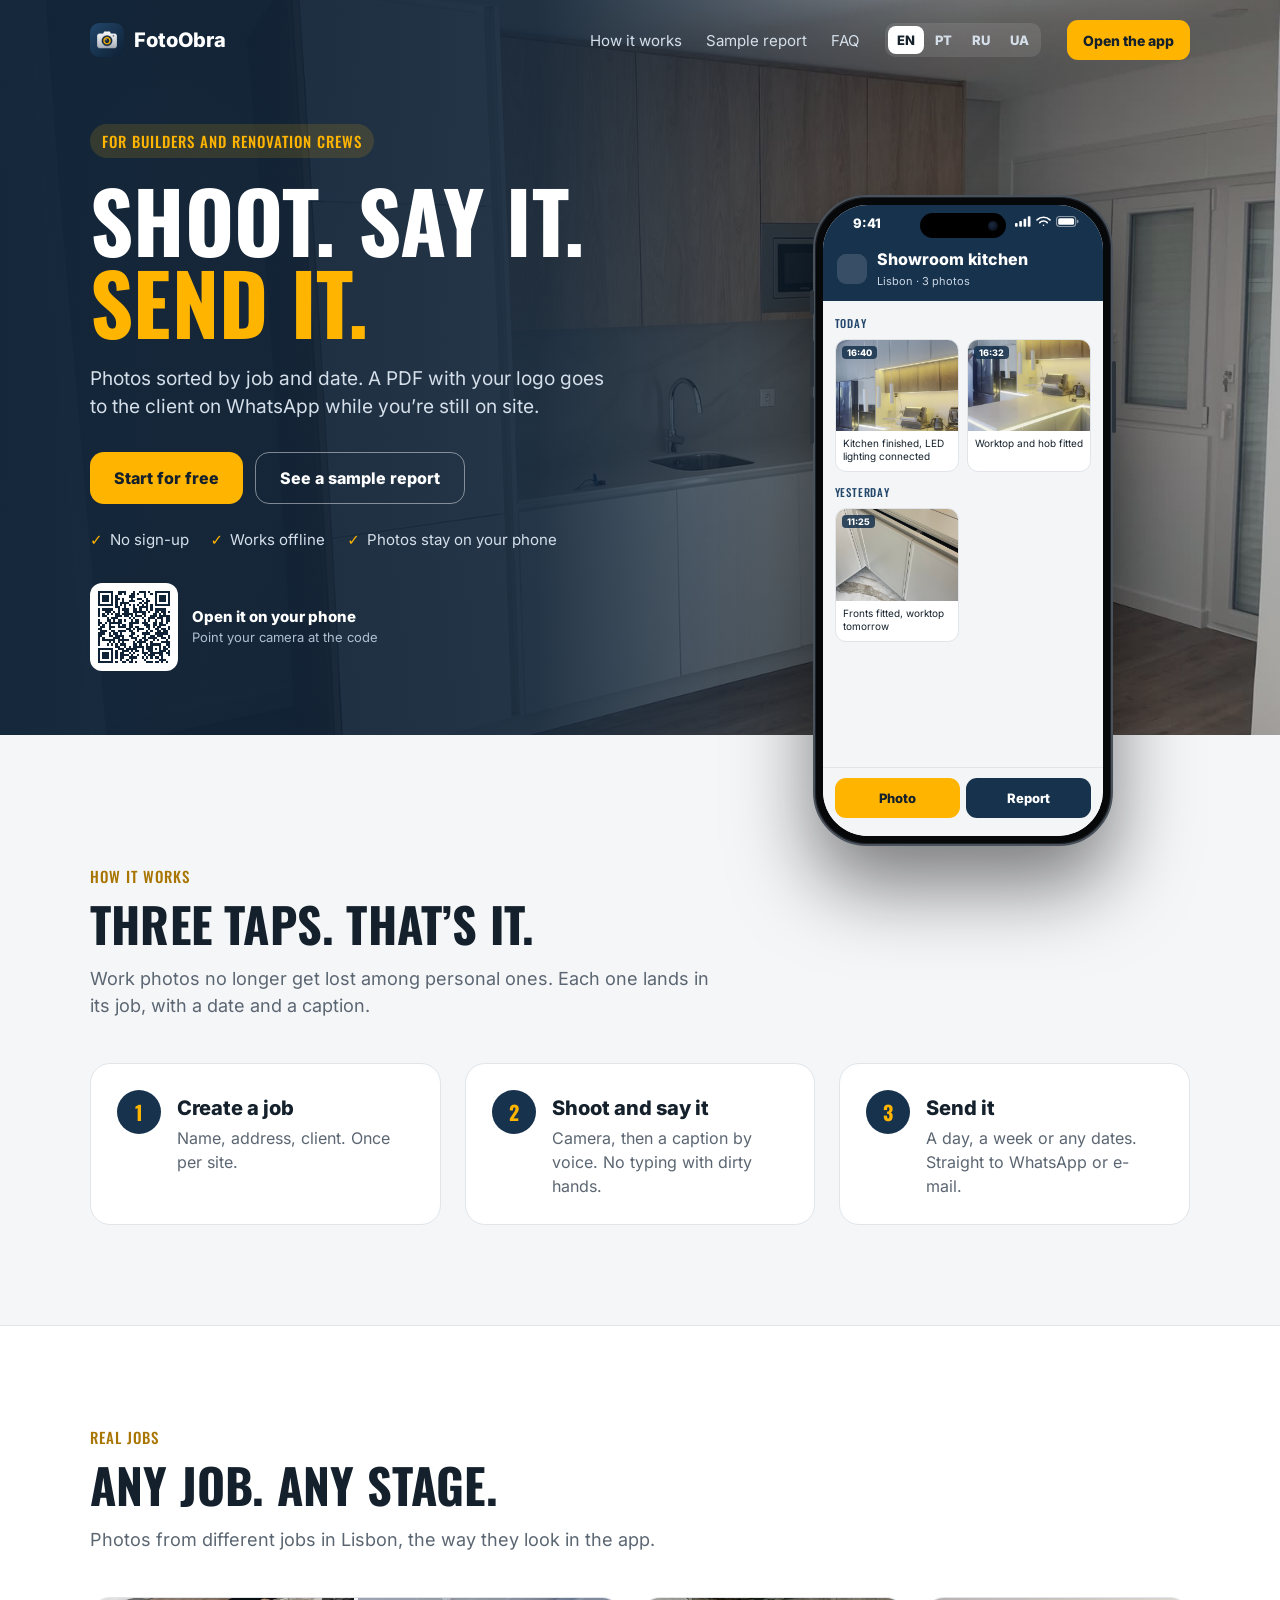
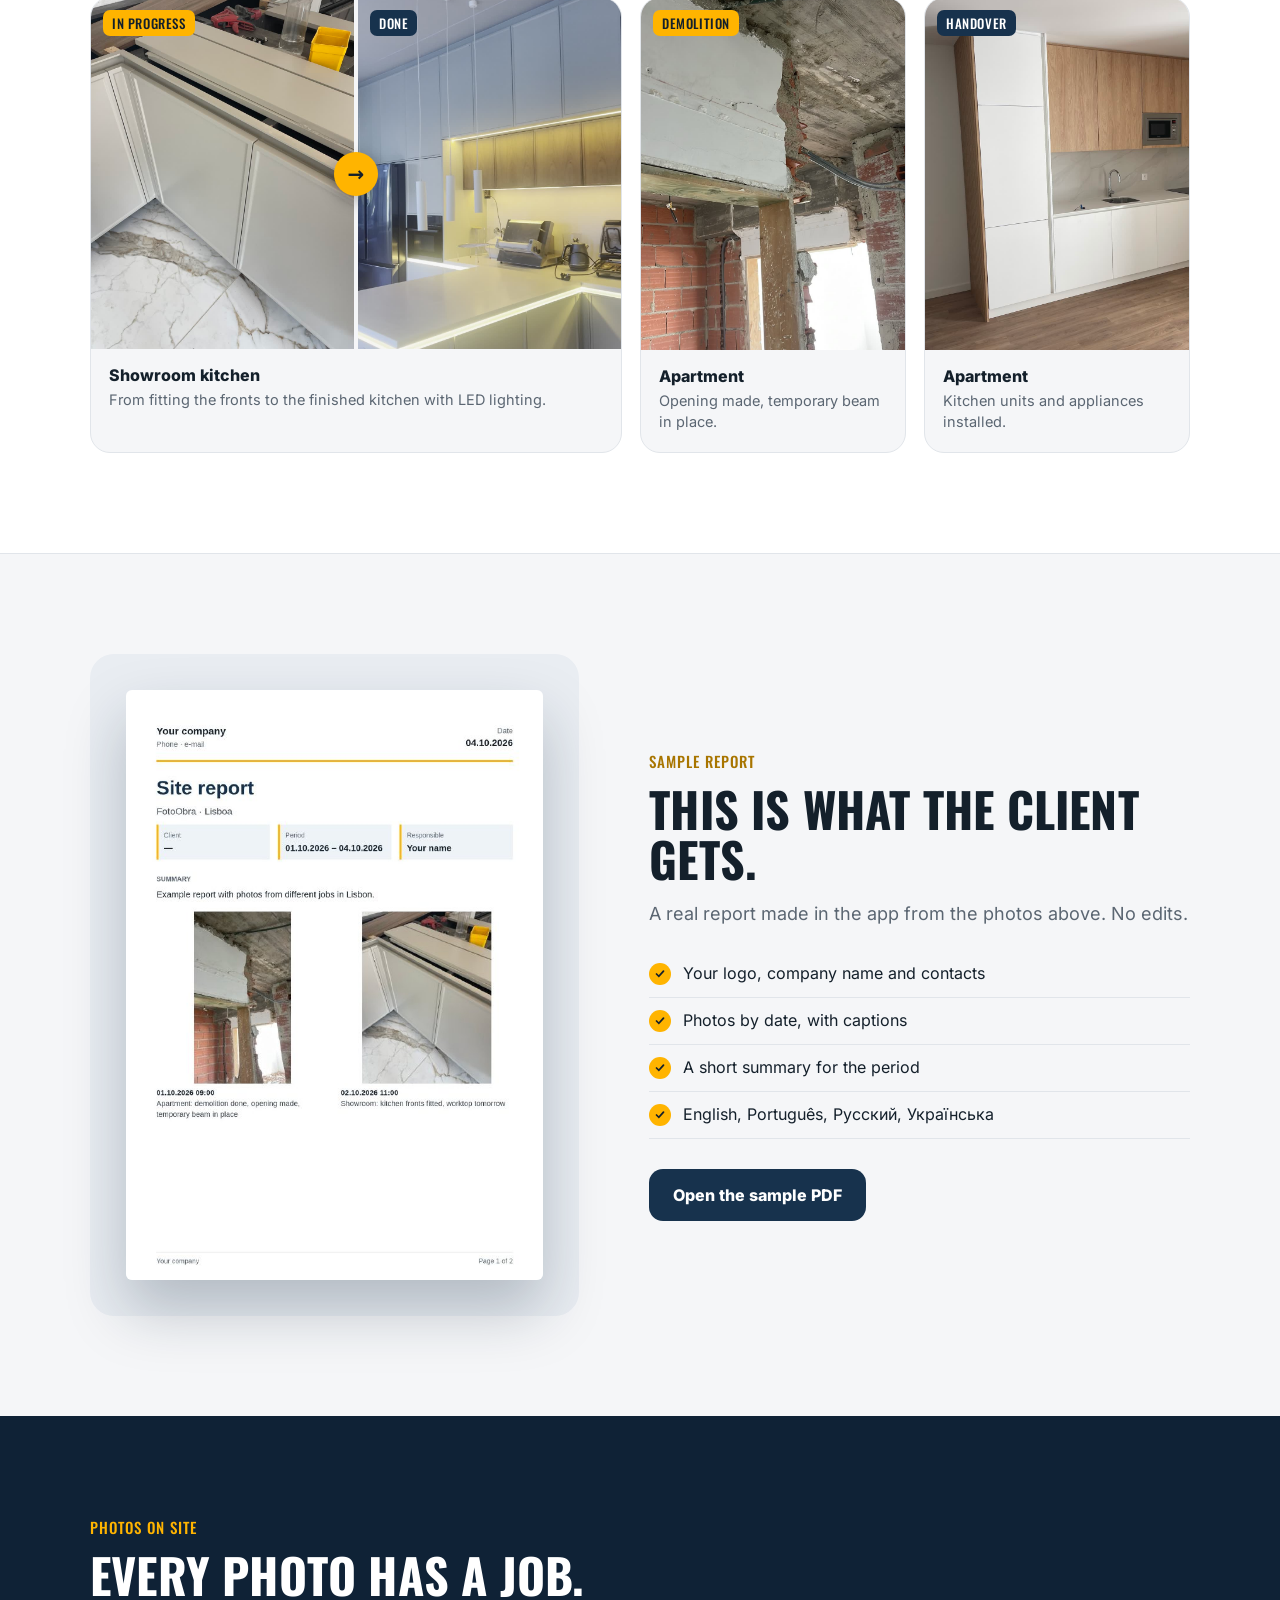
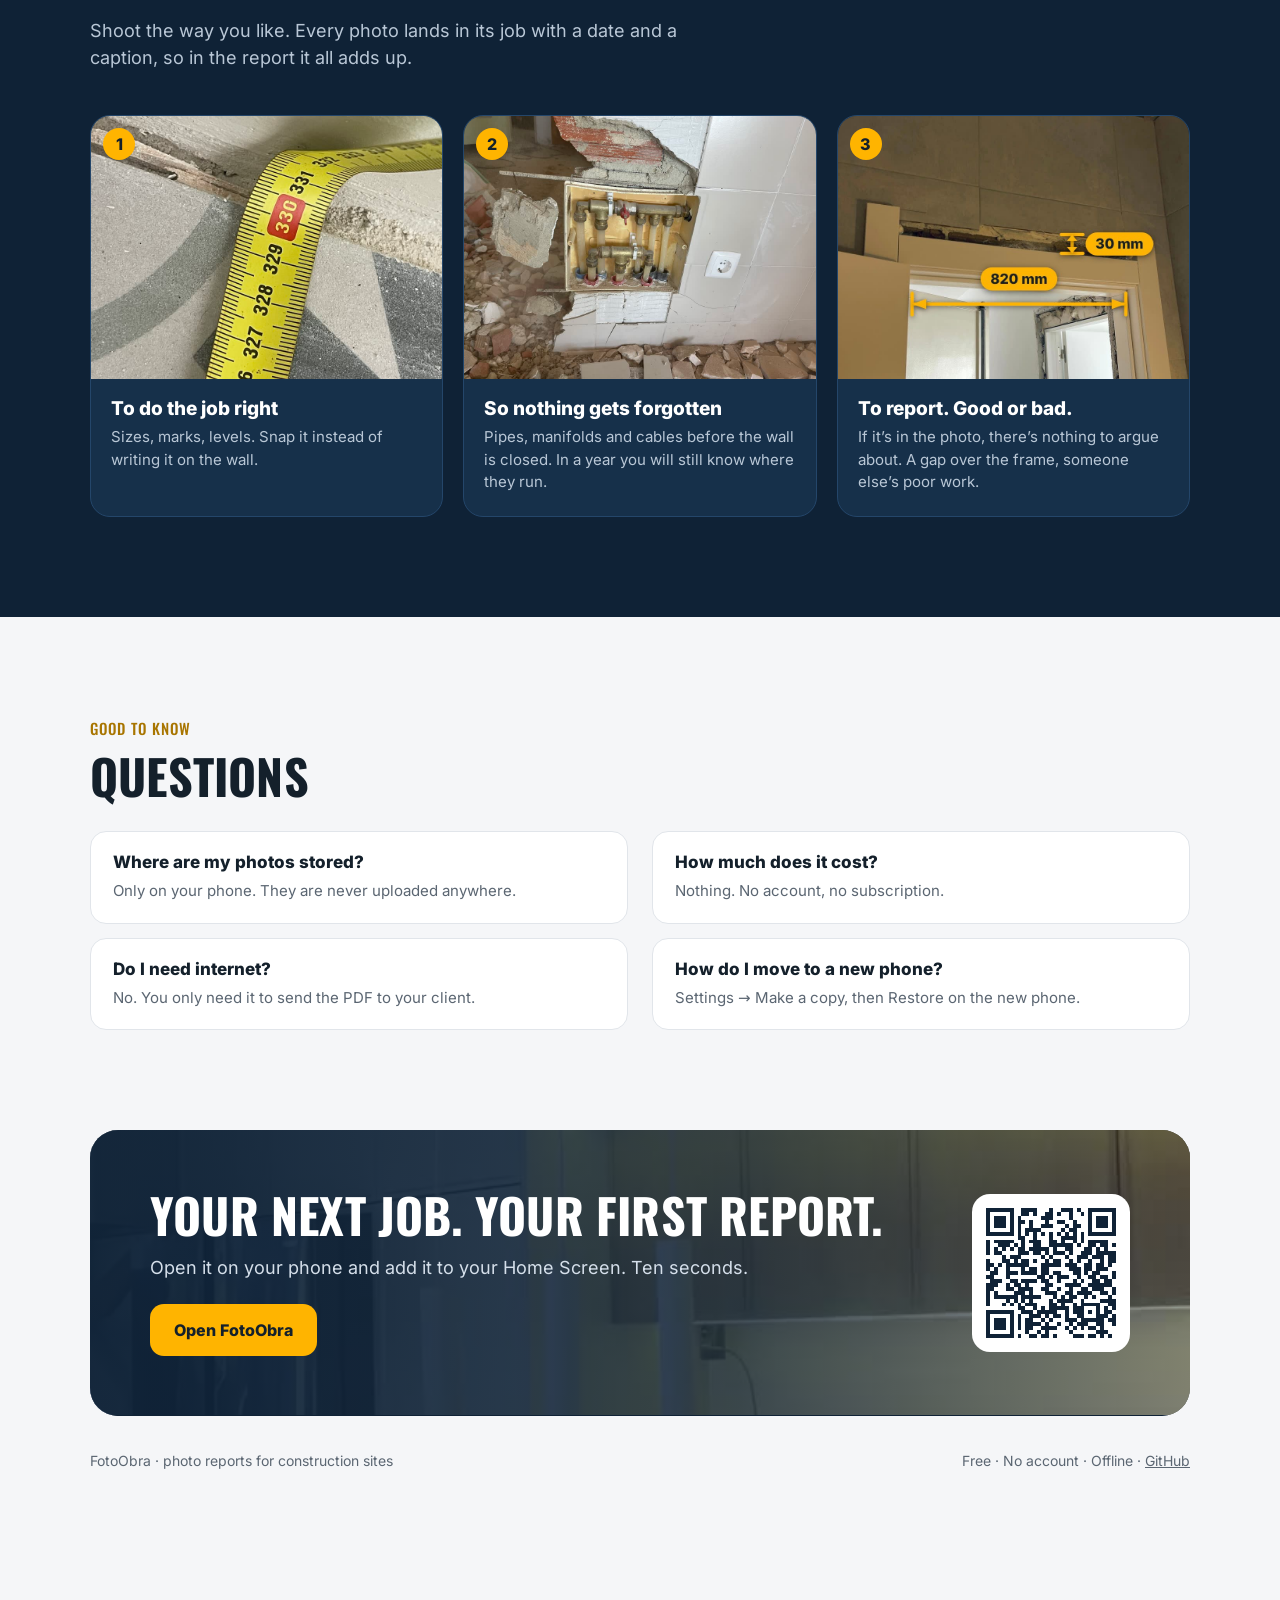
<file: index.html>
<!doctype html>
<html lang="en">
<head>
<meta charset="utf-8">
<meta name="viewport" content="width=device-width, initial-scale=1, viewport-fit=cover">
<meta name="theme-color" content="#17324D">
<meta name="description" content="Photo reports for construction sites. Take a photo, say what was done, send a PDF to your client on WhatsApp. Free, no account, works offline.">
<link rel="manifest" href="manifest.webmanifest">
<link rel="apple-touch-icon" href="icon-180.png">
<link rel="icon" href="icon-192.png">
<link rel="stylesheet" href="assets/fonts.css">
<title>FotoObra: photo reports from the job site</title>
<script>
/* The installed app opens this page: send it straight to the app. */
if (matchMedia('(display-mode: standalone)').matches || navigator.standalone) location.replace('app/');
</script>
<style>
:root{--navy:#17324D;--deep:#0F2236;--navy2:#22476B;--amber:#FFB400;--bg:#F5F6F8;--ink:#14202B;--muted:#5B6672;--line:#E1E5EA;--soft:#C9D6E3}
*{box-sizing:border-box}
html{scroll-behavior:smooth}
body{margin:0;font-family:Inter,-apple-system,BlinkMacSystemFont,"Segoe UI",system-ui,sans-serif;color:var(--ink);background:var(--bg);-webkit-text-size-adjust:100%}
a{color:inherit;text-decoration:none}
img,video{display:block;max-width:100%}
.c{max-width:1180px;margin:0 auto;padding:0 40px}
.btn{display:inline-flex;align-items:center;justify-content:center;gap:8px;height:52px;padding:0 24px;border-radius:14px;font-weight:700;font-size:16px;white-space:nowrap}
.btn.amber{background:var(--amber);color:var(--ink)}
.btn.ghost{border:1.5px solid rgba(255,255,255,.45);color:#fff}
.btn.navy{background:var(--navy);color:#fff}
.btn.sm{height:40px;padding:0 16px;font-size:14px;border-radius:11px}
.kicker{font-family:Oswald,Inter,sans-serif;font-size:15px;font-weight:500;letter-spacing:1px;text-transform:uppercase;color:#A87500;margin-bottom:12px}
h1,h2,h3{margin:0}
h2{font-family:Oswald,Inter,sans-serif;font-weight:700;text-transform:uppercase;font-size:48px;letter-spacing:.2px;line-height:1.05;margin-bottom:16px}
.sub{font-size:18px;color:var(--muted);margin:0 0 44px;max-width:640px;line-height:1.5}
section{padding:100px 0}

/* hero */
.hero{position:relative;color:#fff;background:var(--deep) url(assets/kitchen.jpg) center 40%/cover}
.hero::before{content:"";position:absolute;inset:0;background:linear-gradient(90deg,rgba(15,34,54,.97) 0%,rgba(15,34,54,.9) 42%,rgba(15,34,54,.4) 75%,rgba(15,34,54,.25) 100%)}
.hero>.c{position:relative}
nav{display:flex;align-items:center;gap:26px;padding:20px 0}
.brand{display:flex;align-items:center;gap:10px;font-weight:800;font-size:20px}
.brand img{width:34px;height:34px;border-radius:9px}
.links{display:flex;gap:24px;margin-left:auto;font-size:15px;color:#D5DFEA}
.links a:hover{color:#fff}
.lang{display:flex;gap:2px;background:rgba(255,255,255,.1);border-radius:10px;padding:3px}
.lang button{font:inherit;font-size:13px;font-weight:700;color:#D5DFEA;background:none;border:0;border-radius:8px;padding:6px 9px;cursor:pointer}
.lang button[aria-pressed=true]{background:#fff;color:var(--ink)}
.hero-grid{display:grid;grid-template-columns:1.15fr .85fr;gap:30px;align-items:end;padding:44px 0 0}
.eyebrow{display:inline-block;font-family:Oswald,Inter,sans-serif;font-size:15px;font-weight:500;letter-spacing:1px;text-transform:uppercase;color:var(--amber);background:rgba(255,180,0,.14);padding:6px 12px;border-radius:999px;margin-bottom:20px}
h1{font-family:Oswald,Inter,sans-serif;font-size:84px;line-height:.98;letter-spacing:.3px;margin-bottom:22px;font-weight:700;text-transform:uppercase}
h1 span{color:var(--amber)}
.lead{font-size:19px;line-height:1.5;color:#D5DFEA;margin:0 0 30px;max-width:520px}
.cta{display:flex;gap:12px;flex-wrap:wrap;margin-bottom:26px}
.ticks{display:flex;gap:10px 22px;flex-wrap:wrap;font-size:15px;color:#D5DFEA;margin-bottom:34px}
.ticks span::before{content:"✓";color:var(--amber);font-weight:800;margin-right:7px}
.qrline{display:flex;align-items:center;gap:14px;padding-bottom:64px}
.qrline .q{background:#fff;border-radius:12px;padding:8px}
.qrline img{width:72px;height:72px}
.qrline b{display:block;font-size:15px}
.qrline small{color:#AFC0D2;font-size:13px}

/* phone with the app */
.phone{width:300px;height:651px;margin:0 auto -111px;background:#07080a;border:2px solid #4a525c;border-radius:54px;padding:8px;box-shadow:0 40px 80px rgba(0,0,0,.5),inset 0 0 0 1px #1d2228;position:relative;z-index:2}
.screen{width:100%;height:100%;border-radius:45px;overflow:hidden;background:#F4F5F7;color:var(--ink);position:relative}
.isl{position:absolute;left:50%;top:8px;transform:translateX(-50%);width:86px;height:25px;border-radius:13px;background:#000;z-index:4}
.isl:after{content:"";position:absolute;right:8px;top:8px;width:10px;height:10px;border-radius:50%;background:radial-gradient(circle at 40% 40%,#1b2a44,#05070b)}
.sb{position:absolute;left:0;right:0;top:0;height:34px;z-index:3;color:#fff;font:600 13px Inter,sans-serif}
.sb b{position:absolute;left:30px;top:10px}
.sb span{position:absolute;right:24px;top:11px;display:flex;gap:5px;align-items:center}
.pb{position:absolute;width:4px;background:#2c323a;border-radius:2px}
.at{background:var(--navy);color:#fff;padding:44px 14px 12px;display:flex;align-items:center;gap:10px}
.at .bk{width:30px;height:30px;border-radius:9px;background:rgba(255,255,255,.14)}
.at b{display:block;font-size:16px}
.at small{font-size:11px;color:var(--soft)}
.feed{padding:10px 12px}
.day{font-family:Oswald,Inter,sans-serif;font-size:11px;font-weight:500;letter-spacing:.8px;color:var(--navy2);margin:4px 0 8px;text-transform:uppercase}
.fg{display:grid;grid-template-columns:1fr 1fr;gap:8px}
.ph{background:#fff;border:1px solid var(--line);border-radius:11px;overflow:hidden;position:relative}
.ph img{width:100%;aspect-ratio:4/3;object-fit:cover}
.ph i{position:absolute;left:6px;top:6px;font-style:normal;font-size:9px;font-weight:700;color:#fff;background:rgba(23,50,77,.85);padding:1px 5px;border-radius:4px}
.ph p{margin:0;padding:6px 7px 8px;font-size:10px;line-height:1.3}
.ab{position:absolute;left:0;right:0;bottom:0;display:flex;gap:6px;padding:10px 12px 18px;background:#F4F5F7;border-top:1px solid var(--line)}
.ab div{flex:1;height:40px;border-radius:11px;display:flex;align-items:center;justify-content:center;font-weight:800;font-size:13px}
.ab .a{background:var(--amber)}
.ab .n{background:var(--navy);color:#fff}

/* how it works */
.steps{display:grid;grid-template-columns:repeat(3,1fr);gap:24px}
.step{display:flex;gap:16px;background:#fff;border:1px solid var(--line);border-radius:20px;padding:26px}
.step .n{flex:0 0 44px;height:44px;border-radius:50%;background:var(--navy);color:var(--amber);font-family:Oswald,Inter,sans-serif;font-weight:700;font-size:20px;display:flex;align-items:center;justify-content:center}
.step h3{margin:6px 0 6px;font-size:20px}
.step p{margin:0;color:var(--muted);line-height:1.5}

/* real jobs */
.jobs{background:#fff;border-top:1px solid var(--line);border-bottom:1px solid var(--line)}
.jg{display:grid;grid-template-columns:2fr 1fr 1fr;gap:18px}
.card{background:var(--bg);border:1px solid var(--line);border-radius:20px;overflow:hidden;display:flex;flex-direction:column}
.card .im{position:relative}
.card img{width:100%;aspect-ratio:3/4;object-fit:cover}
.pair{display:grid;grid-template-columns:1fr 1fr;gap:4px;position:relative}
.pair .arrow{position:absolute;left:50%;top:50%;transform:translate(-50%,-50%);width:44px;height:44px;border-radius:50%;background:var(--amber);color:var(--ink);display:flex;align-items:center;justify-content:center;font-weight:800;font-size:20px;box-shadow:0 6px 16px rgba(0,0,0,.25)}
.tag{position:absolute;left:12px;top:12px;font-family:Oswald,Inter,sans-serif;text-transform:uppercase;letter-spacing:.6px;font-size:13px;font-weight:500;background:var(--amber);color:var(--ink);padding:3px 9px;border-radius:7px}
.tag.d{background:var(--navy);color:#fff}
.card .t{padding:16px 18px 20px}
.card .t b{display:block;font-size:16px;margin-bottom:4px}
.card .t span{color:var(--muted);font-size:14.5px;line-height:1.45}

/* sample report */
.rg{display:grid;grid-template-columns:.95fr 1.05fr;gap:70px;align-items:center}
.paper{background:#E9EDF2;border-radius:24px;padding:36px;display:flex;justify-content:center}
.paper img{width:100%;max-width:420px;border-radius:6px;box-shadow:0 30px 60px rgba(15,34,54,.25)}
.list{list-style:none;padding:0;margin:0 0 30px}
.list li{display:flex;gap:12px;padding:12px 0;border-bottom:1px solid var(--line);font-size:16px}
.list li::before{content:"";flex:0 0 22px;height:22px;border-radius:50%;background:var(--amber) url("data:image/svg+xml,%3Csvg xmlns='http://www.w3.org/2000/svg' viewBox='0 0 24 24'%3E%3Cpath d='M6 12l4 4 8-9' fill='none' stroke='%2314202B' stroke-width='3' stroke-linecap='round'/%3E%3C/svg%3E") center/14px no-repeat}

/* why photos */
.shots{background:var(--deep);color:#fff}
.shots .kicker{color:var(--amber)}
.shots .sub{color:#B9C7D6}
.pg{display:grid;grid-template-columns:repeat(3,1fr);gap:20px}
.pc{background:#16304A;border:1px solid #24466A;border-radius:20px;overflow:hidden}
.pc .im{position:relative}
.pc img{width:100%;aspect-ratio:4/3;object-fit:cover}
.pc .n{position:absolute;left:12px;top:12px;width:32px;height:32px;border-radius:50%;background:var(--amber);color:var(--ink);font-weight:800;display:flex;align-items:center;justify-content:center}
.pc .t{padding:18px 20px 22px}
.pc h3{font-size:19px;margin-bottom:6px}
.pc p{margin:0;color:#B9C7D6;line-height:1.5;font-size:15px}
/* faq */
.faq{display:grid;grid-template-columns:1fr 1fr;gap:14px 24px}
.qa{background:#fff;border:1px solid var(--line);border-radius:16px;padding:20px 22px}
.qa b{display:block;font-size:17px;margin-bottom:8px}
.qa p{margin:0;color:var(--muted);font-size:15px;line-height:1.5}

/* final */
.final{position:relative;border-radius:28px;overflow:hidden;color:#fff;background:var(--deep)}
.final video{position:absolute;inset:0;width:100%;height:100%;object-fit:cover;max-width:none}
.final::after{content:"";position:absolute;inset:0;background:linear-gradient(90deg,rgba(15,34,54,.96),rgba(15,34,54,.78) 60%,rgba(15,34,54,.45))}
.final .in{position:relative;z-index:1;padding:60px;display:flex;align-items:center;gap:40px}
.final p{color:#D5DFEA;font-size:18px;margin:0 0 26px}
.final .qb{margin-left:auto;background:#fff;border-radius:18px;padding:14px}
.final .qb img{width:130px;height:130px}
footer{padding:36px 0 50px;color:var(--muted);font-size:14px;display:flex;justify-content:space-between;gap:16px;flex-wrap:wrap}
footer a{text-decoration:underline}

/* phones and tablets */
@media (max-width:900px){
  .c{padding:0 18px}
  .links,nav .btn{display:none}
  .lang{margin-left:auto}
  .hero::before{background:linear-gradient(180deg,rgba(15,34,54,.95) 0%,rgba(15,34,54,.88) 55%,rgba(15,34,54,.62) 100%)}
  .hero-grid{grid-template-columns:1fr;padding-top:14px;gap:10px}
  h1{font-size:54px}
  .lead{font-size:16.5px}
  .cta .btn{flex:1;padding:0 12px}
  .qrline{display:none}
  .ticks{gap:8px 16px;font-size:14px}
  .phone{transform:scale(.8);transform-origin:top center;margin-bottom:-200px}
  section{padding:64px 0}
  h2{font-size:36px}
  .sub{font-size:16px;margin-bottom:28px}
  .steps{grid-template-columns:1fr;gap:12px}
  .step{padding:20px}
  .jg{grid-template-columns:1fr 1fr;gap:12px}
  .jg .big{grid-column:1/-1}
  .card .t{padding:12px 14px 16px}
  .card .t b{font-size:15px}
  .card .t span{font-size:13.5px}
  .rg,.faq{grid-template-columns:1fr}
  .rg{gap:28px}
  .paper{padding:20px}
  .pg{grid-template-columns:1fr;gap:14px}
  .final .in{flex-direction:column;align-items:stretch;padding:34px 24px}
  .final .qb{display:none}
  footer{flex-direction:column;gap:6px}
}
</style>
</head>
<body>
<header class="hero"><div class="c">
  <nav>
    <a class="brand" href="./"><img src="icon-192.png" alt="">FotoObra</a>
    <div class="links"><a href="#how" data-t="navHow"></a><a href="#sample" data-t="navSample"></a><a href="#faq" data-t="navFaq"></a></div>
    <div class="lang" role="group" aria-label="Language"><button data-lang="en">EN</button><button data-lang="pt">PT</button><button data-lang="ru">RU</button><button data-lang="uk">UA</button></div>
    <a class="btn amber sm" href="app/" data-t="openApp"></a>
  </nav>
  <div class="hero-grid">
    <div>
      <div class="eyebrow" data-t="eyebrow"></div>
      <h1 data-t="h1"></h1>
      <p class="lead" data-t="lead"></p>
      <div class="cta"><a class="btn amber" href="app/" data-t="start"></a><a class="btn ghost" href="#sample" data-t="seeSample"></a></div>
      <div class="ticks"><span data-t="t1"></span><span data-t="t2"></span><span data-t="t3"></span></div>
      <div class="qrline"><div class="q"><img src="assets/qr-app.svg" alt=""></div><div><b data-t="qrTitle"></b><small data-t="qrSub"></small></div></div>
    </div>
    <div><div class="phone" aria-hidden="true"><i class="pb" style="left:-5px;top:93px;height:25px"></i><i class="pb" style="left:-5px;top:143px;height:47px"></i><i class="pb" style="left:-5px;top:200px;height:47px"></i><i class="pb" style="right:-5px;top:164px;height:72px"></i><div class="screen"><div class="isl"></div><div class="sb"><b>9:41</b><span><svg width="16" height="11" viewBox="0 0 30 20" fill="#fff"><rect x="0" y="13" width="5" height="7" rx="1.5"/><rect x="8" y="9" width="5" height="11" rx="1.5"/><rect x="16" y="5" width="5" height="15" rx="1.5"/><rect x="24" y="0" width="5" height="20" rx="1.5"/></svg><svg width="15" height="11" viewBox="0 0 28 20" fill="none" stroke="#fff" stroke-width="3" stroke-linecap="round"><path d="M2 7a17 17 0 0 1 24 0"/><path d="M7 12a10 10 0 0 1 14 0"/><circle cx="14" cy="17" r="1.5" fill="#fff" stroke="none"/></svg><svg width="23" height="11" viewBox="0 0 42 20"><rect x="1" y="1" width="35" height="18" rx="5.5" fill="none" stroke="#fff" stroke-opacity=".5" stroke-width="2"/><rect x="4" y="4" width="29" height="12" rx="3" fill="#fff"/><rect x="38" y="7" width="3" height="6" rx="1.5" fill="#fff" fill-opacity=".5"/></svg></span></div>
      <div class="at"><div class="bk"></div><div><b data-t="mockJob"></b><small data-t="mockSub"></small></div></div>
      <div class="feed">
        <div class="day" data-t="today"></div>
        <div class="fg"><div class="ph"><img src="assets/showroom.jpg" alt=""><i>16:40</i><p data-t="mockCap1"></p></div><div class="ph"><img src="assets/showroom-poster.jpg" alt="" style="object-position:50% 75%"><i>16:32</i><p data-t="mockCap2"></p></div></div>
        <div class="day" style="margin-top:12px" data-t="yesterday"></div>
        <div class="fg"><div class="ph"><img src="assets/install.jpg" alt=""><i>11:25</i><p data-t="mockCap3"></p></div></div>
      </div>
      <div class="ab"><div class="a" data-t="mockShoot"></div><div class="n" data-t="mockReport"></div></div>
    </div></div></div>
  </div>
</div></header>

<section id="how" style="padding-top:130px"><div class="c">
  <div class="kicker" data-t="howK"></div>
  <h2 data-t="howH"></h2>
  <p class="sub" data-t="howSub"></p>
  <div class="steps">
    <div class="step"><div class="n">1</div><div><h3 data-t="s1h"></h3><p data-t="s1p"></p></div></div>
    <div class="step"><div class="n">2</div><div><h3 data-t="s2h"></h3><p data-t="s2p"></p></div></div>
    <div class="step"><div class="n">3</div><div><h3 data-t="s3h"></h3><p data-t="s3p"></p></div></div>
  </div>
</div></section>

<section class="jobs"><div class="c">
  <div class="kicker" data-t="jobsK"></div>
  <h2 data-t="jobsH"></h2>
  <p class="sub" data-t="jobsSub"></p>
  <div class="jg">
    <div class="card big">
      <div class="pair">
        <div class="im"><img src="assets/install.jpg" alt=""><span class="tag" data-t="tagWork"></span></div>
        <div class="im"><img src="assets/showroom.jpg" alt=""><span class="tag d" data-t="tagDone"></span></div>
        <div class="arrow">→</div>
      </div>
      <div class="t"><b data-t="j1h"></b><span data-t="j1p"></span></div>
    </div>
    <div class="card"><div class="im"><img src="assets/demolition.jpg" alt=""><span class="tag" data-t="tagDemo"></span></div><div class="t"><b data-t="j2h"></b><span data-t="j2p"></span></div></div>
    <div class="card"><div class="im"><img src="assets/kitchen.jpg" alt="" style="object-position:30% 50%"><span class="tag d" data-t="tagHand"></span></div><div class="t"><b data-t="j3h"></b><span data-t="j3p"></span></div></div>
  </div>
</div></section>

<section id="sample"><div class="c rg">
  <a class="paper" id="reportLink" href="assets/sample-report-en.pdf" target="_blank" rel="noopener"><img id="reportImg" src="assets/sample-report-en.jpg" alt=""></a>
  <div>
    <div class="kicker" data-t="repK"></div>
    <h2 data-t="repH"></h2>
    <p class="sub" style="margin-bottom:24px" data-t="repSub"></p>
    <ul class="list"><li data-t="r1"></li><li data-t="r2"></li><li data-t="r3"></li><li>English, Português, Русский, Українська</li></ul>
    <a class="btn navy" id="reportBtn" href="assets/sample-report-en.pdf" target="_blank" rel="noopener" data-t="openPdf"></a>
  </div>
</div></section>

<section class="shots"><div class="c">
  <div class="kicker" data-t="phK"></div>
  <h2 data-t="phH"></h2>
  <p class="sub" data-t="phSub"></p>
  <div class="pg">
    <div class="pc"><div class="im"><img src="assets/measure.jpg" alt="" loading="lazy"><span class="n">1</span></div><div class="t"><h3 data-t="p1h"></h3><p data-t="p1p"></p></div></div>
    <div class="pc"><div class="im"><img src="assets/hidden.jpg" alt="" loading="lazy"><span class="n">2</span></div><div class="t"><h3 data-t="p2h"></h3><p data-t="p2p"></p></div></div>
    <div class="pc"><div class="im"><img src="assets/door-marks.jpg" alt="" loading="lazy" style="object-position:50% 30%"><span class="n">3</span></div><div class="t"><h3 data-t="p3h"></h3><p data-t="p3p"></p></div></div>
  </div>
</div></section>

<section id="faq"><div class="c">
  <div class="kicker" data-t="faqK"></div>
  <h2 style="margin-bottom:30px" data-t="faqH"></h2>
  <div class="faq">
    <div class="qa"><b data-t="q1"></b><p data-t="a1"></p></div>
    <div class="qa"><b data-t="q2"></b><p data-t="a2"></p></div>
    <div class="qa"><b data-t="q3"></b><p data-t="a3"></p></div>
    <div class="qa"><b data-t="q4"></b><p data-t="a4"></p></div>
  </div>
</div></section>

<section style="padding-top:0"><div class="c">
  <div class="final">
    <video autoplay muted loop playsinline preload="metadata" poster="assets/showroom-poster.jpg"><source src="assets/showroom.mp4" type="video/mp4"></video>
    <div class="in"><div><h2 data-t="finH"></h2><p data-t="finP"></p><a class="btn amber" href="app/" data-t="finBtn"></a></div><div class="qb"><img src="assets/qr-app.svg" alt=""></div></div>
  </div>
  <footer><span data-t="foot1"></span><span><span data-t="foot2"></span> · <a href="https://github.com/davydmedvedchuk/fotoobra">GitHub</a></span></footer>
</div></section>

<script>
const T = {
  en: {
    navHow: 'How it works', navSample: 'Sample report', navFaq: 'FAQ', openApp: 'Open the app',
    eyebrow: 'For builders and renovation crews', h1: 'Shoot. Say it. <span>Send it.</span>',
    lead: 'Photos sorted by job and date. A PDF with your logo goes to the client on WhatsApp while you’re still on site.',
    start: 'Start for free', seeSample: 'See a sample report', t1: 'No sign-up', t2: 'Works offline', t3: 'Photos stay on your phone',
    qrTitle: 'Open it on your phone', qrSub: 'Point your camera at the code',
    mockJob: 'Showroom kitchen', mockSub: 'Lisbon · 3 photos', today: 'Today', yesterday: 'Yesterday',
    mockCap1: 'Kitchen finished, LED lighting connected', mockCap2: 'Worktop and hob fitted', mockCap3: 'Fronts fitted, worktop tomorrow', mockShoot: 'Photo', mockReport: 'Report',
    howK: 'How it works', howH: 'Three taps. That’s it.', howSub: 'Work photos no longer get lost among personal ones. Each one lands in its job, with a date and a caption.',
    s1h: 'Create a job', s1p: 'Name, address, client. Once per site.', s2h: 'Shoot and say it', s2p: 'Camera, then a caption by voice. No typing with dirty hands.', s3h: 'Send it', s3p: 'A day, a week or any dates. Straight to WhatsApp or e-mail.',
    jobsK: 'Real jobs', jobsH: 'Any job. Any stage.', jobsSub: 'Photos from different jobs in Lisbon, the way they look in the app.',
    tagWork: 'In progress', tagDone: 'Done', tagDemo: 'Demolition', tagHand: 'Handover',
    j1h: 'Showroom kitchen', j1p: 'From fitting the fronts to the finished kitchen with LED lighting.', j2h: 'Apartment', j2p: 'Opening made, temporary beam in place.', j3h: 'Apartment', j3p: 'Kitchen units and appliances installed.',
    repK: 'Sample report', repH: 'This is what the client gets.', repSub: 'A real report made in the app from the photos above. No edits.',
    r1: 'Your logo, company name and contacts', r2: 'Photos by date, with captions', r3: 'A short summary for the period', openPdf: 'Open the sample PDF',
    phK: 'Photos on site', phH: 'Every photo has a job.', phSub: 'Shoot the way you like. Every photo lands in its job with a date and a caption, so in the report it all adds up.', p1h: 'To do the job right', p1p: 'Sizes, marks, levels. Snap it instead of writing it on the wall.', p2h: 'So nothing gets forgotten', p2p: 'Pipes, manifolds and cables before the wall is closed. In a year you will still know where they run.', p3h: 'To report. Good or bad.', p3p: 'If it’s in the photo, there’s nothing to argue about. A gap over the frame, someone else’s poor work.',
    faqK: 'Good to know', faqH: 'Questions',
    q1: 'Where are my photos stored?', a1: 'Only on your phone. They are never uploaded anywhere.', q2: 'How much does it cost?', a2: 'Nothing. No account, no subscription.',
    q3: 'Do I need internet?', a3: 'No. You only need it to send the PDF to your client.', q4: 'How do I move to a new phone?', a4: 'Settings → Make a copy, then Restore on the new phone.',
    finH: 'Your next job. Your first report.', finP: 'Open it on your phone and add it to your Home Screen. Ten seconds.', finBtn: 'Open FotoObra',
    foot1: 'FotoObra · photo reports for construction sites', foot2: 'Free · No account · Offline'
  },
  pt: {
    navHow: 'Como funciona', navSample: 'Relatório de exemplo', navFaq: 'Perguntas', openApp: 'Abrir a app',
    eyebrow: 'Para construtores e equipas de remodelação', h1: 'Fotografe. Diga. <span>Envie.</span>',
    lead: 'As fotos ficam arrumadas por obra e por data. O PDF com o seu logótipo segue para o cliente pelo WhatsApp ainda na obra.',
    start: 'Começar grátis', seeSample: 'Ver um exemplo', t1: 'Sem registo', t2: 'Funciona sem internet', t3: 'As fotos ficam no seu telemóvel',
    qrTitle: 'Abra no telemóvel', qrSub: 'Aponte a câmara para o código',
    mockJob: 'Cozinha de showroom', mockSub: 'Lisboa · 3 fotos', today: 'Hoje', yesterday: 'Ontem',
    mockCap1: 'Cozinha pronta, iluminação LED ligada', mockCap2: 'Tampo e placa montados', mockCap3: 'Frentes montadas, tampo amanhã', mockShoot: 'Foto', mockReport: 'Relatório',
    howK: 'Como funciona', howH: 'Três toques. Mais nada.', howSub: 'As fotos da obra já não se perdem entre as pessoais. Cada uma fica na sua obra, com data e legenda.',
    s1h: 'Crie a obra', s1p: 'Nome, morada, cliente. Uma vez por obra.', s2h: 'Fotografe e diga', s2p: 'Câmara e legenda por voz. Sem escrever com as mãos sujas.', s3h: 'Envie', s3p: 'Um dia, uma semana ou quaisquer datas. Direto para o WhatsApp ou e-mail.',
    jobsK: 'Obras reais', jobsH: 'Qualquer obra. Qualquer fase.', jobsSub: 'Fotos de várias obras em Lisboa, tal como aparecem na app.',
    tagWork: 'Em obra', tagDone: 'Pronto', tagDemo: 'Demolição', tagHand: 'Entrega',
    j1h: 'Cozinha de showroom', j1p: 'Da montagem das frentes à cozinha pronta com iluminação LED.', j2h: 'Apartamento', j2p: 'Vão aberto, viga provisória colocada.', j3h: 'Apartamento', j3p: 'Móveis de cozinha e eletrodomésticos instalados.',
    repK: 'Relatório de exemplo', repH: 'É isto que o cliente recebe.', repSub: 'Um relatório real feito na app com as fotos acima. Sem retoques.',
    r1: 'O seu logótipo, nome da empresa e contactos', r2: 'Fotos por data, com legendas', r3: 'Um resumo curto do período', openPdf: 'Abrir o PDF de exemplo',
    phK: 'Fotos em obra', phH: 'Cada foto tem a sua função.', phSub: 'Fotografe como quiser. Cada foto fica na sua obra, com data e legenda, e no relatório tudo bate certo.', p1h: 'Para fazer bem o trabalho', p1p: 'Medidas, marcações, níveis. Uma foto em vez de escrever na parede.', p2h: 'Para não esquecer', p2p: 'Canos, coletores e cabos antes de fechar a parede. Daqui a um ano ainda sabe por onde passam.', p3h: 'Para prestar contas. Bom ou mau.', p3p: 'Se está na foto, não há discussão. Uma folga sobre o aro, um trabalho mal feito por outros.',
    faqK: 'Bom saber', faqH: 'Perguntas',
    q1: 'Onde ficam as fotos?', a1: 'Só no seu telemóvel. Nunca são enviadas para lado nenhum.', q2: 'Quanto custa?', a2: 'Nada. Sem conta e sem subscrição.',
    q3: 'Preciso de internet?', a3: 'Não. Só precisa dela para enviar o PDF ao cliente.', q4: 'Como passo tudo para outro telemóvel?', a4: 'Definições → Fazer cópia e, no telemóvel novo, Restaurar.',
    finH: 'Próxima obra. Primeiro relatório.', finP: 'Abra no telemóvel e adicione ao ecrã principal. Dez segundos.', finBtn: 'Abrir o FotoObra',
    foot1: 'FotoObra · relatórios fotográficos de obra', foot2: 'Grátis · Sem conta · Sem internet'
  },
  ru: {
    navHow: 'Как работает', navSample: 'Пример отчёта', navFaq: 'Вопросы', openApp: 'Открыть приложение',
    eyebrow: 'Для строителей и ремонтных бригад', h1: 'Снял. Сказал. <span>Отправил.</span>',
    lead: 'Фото сами раскладываются по объектам и датам. PDF с твоим логотипом уходит клиенту в WhatsApp, пока ты ещё на объекте.',
    start: 'Начать бесплатно', seeSample: 'Пример отчёта', t1: 'Без регистрации', t2: 'Работает без интернета', t3: 'Фото только у тебя',
    qrTitle: 'Открой на телефоне', qrSub: 'Наведи камеру на код',
    mockJob: 'Кухня в шоуруме', mockSub: 'Лиссабон · 3 фото', today: 'Сегодня', yesterday: 'Вчера',
    mockCap1: 'Кухня готова, подсветка подключена', mockCap2: 'Столешница и варочная панель на месте', mockCap3: 'Фасады выставлены, столешница завтра', mockShoot: 'Снять', mockReport: 'Отчёт',
    howK: 'Как это работает', howH: 'Три нажатия. И всё.', howSub: 'Рабочие фото больше не теряются среди личных. Каждое ложится в свой объект, с датой и подписью.',
    s1h: 'Создай объект', s1p: 'Название, адрес, клиент. Один раз на стройку.', s2h: 'Сними и скажи', s2p: 'Камера, потом подпись голосом. Не надо печатать грязными руками.', s3h: 'Отправь', s3p: 'За день, неделю или любые даты. Сразу в WhatsApp или на почту.',
    jobsK: 'Реальные объекты', jobsH: 'Любой объект. Любой этап.', jobsSub: 'Фото с разных объектов в Лиссабоне — так, как они выглядят в приложении.',
    tagWork: 'В работе', tagDone: 'Готово', tagDemo: 'Демонтаж', tagHand: 'Сдача',
    j1h: 'Кухня в шоуруме', j1p: 'От монтажа фасадов до готовой кухни с LED-подсветкой.', j2h: 'Квартира', j2p: 'Проём открыт, стоит временная балка.', j3h: 'Квартира', j3p: 'Кухонный блок и техника установлены.',
    repK: 'Пример отчёта', repH: 'Вот что получит клиент.', repSub: 'Настоящий отчёт из приложения, собранный из фото выше. Без правок.',
    r1: 'Твой логотип, название фирмы и контакты', r2: 'Фото по датам, с подписями', r3: 'Краткий итог за период', openPdf: 'Открыть пример PDF',
    phK: 'Фото на объекте', phH: 'У каждого фото своя задача.', phSub: 'Снимай как удобно. Каждое фото ложится в свой объект, с датой и подписью, и в отчёте всё сходится.', p1h: 'Чтобы сделать работу правильно', p1p: 'Размеры, разметка, уровни. Сфотографировать вместо того, чтобы писать на стене.', p2h: 'Чтобы не забыть', p2p: 'Трубы, коллекторы и кабели до того, как закрыли стену. Через год будешь знать, где что идёт.', p3h: 'Чтобы отчитаться. За хорошее и плохое.', p3p: 'Если это на фото — спорить не о чем. Щель над коробкой, чужая плохая работа.',
    faqK: 'Полезно знать', faqH: 'Вопросы',
    q1: 'Где хранятся фото?', a1: 'Только на твоём телефоне. Никуда не загружаются.', q2: 'Сколько стоит?', a2: 'Бесплатно. Без аккаунта и без подписки.',
    q3: 'Нужен интернет?', a3: 'Нет. Только чтобы отправить PDF клиенту.', q4: 'Как перенести на новый телефон?', a4: 'Настройки → «Сделать копию», на новом телефоне — «Восстановить».',
    finH: 'Следующий объект. Первый отчёт.', finP: 'Открой на телефоне и добавь на экран «Домой». Десять секунд.', finBtn: 'Открыть FotoObra',
    foot1: 'FotoObra · фотоотчёты для стройки', foot2: 'Бесплатно · Без аккаунта · Офлайн'
  },
  uk: {
    navHow: 'Як працює', navSample: 'Приклад звіту', navFaq: 'Питання', openApp: 'Відкрити застосунок',
    eyebrow: 'Для будівельників і ремонтних бригад', h1: 'Зняв. Сказав. <span>Надіслав.</span>',
    lead: 'Фото самі розкладаються по об’єктах і датах. PDF з твоїм логотипом іде клієнту у WhatsApp, поки ти ще на об’єкті.',
    start: 'Почати безкоштовно', seeSample: 'Приклад звіту', t1: 'Без реєстрації', t2: 'Працює без інтернету', t3: 'Фото лише в тебе',
    qrTitle: 'Відкрий на телефоні', qrSub: 'Наведи камеру на код',
    mockJob: 'Кухня в шоурумі', mockSub: 'Лісабон · 3 фото', today: 'Сьогодні', yesterday: 'Вчора',
    mockCap1: 'Кухня готова, підсвітку підключено', mockCap2: 'Стільниця й варильна панель на місці', mockCap3: 'Фасади виставлено, стільниця завтра', mockShoot: 'Зняти', mockReport: 'Звіт',
    howK: 'Як це працює', howH: 'Три натискання. І все.', howSub: 'Робочі фото більше не губляться серед особистих. Кожне лягає у свій об’єкт, з датою й підписом.',
    s1h: 'Створи об’єкт', s1p: 'Назва, адреса, клієнт. Один раз на будову.', s2h: 'Зніми й скажи', s2p: 'Камера, потім підпис голосом. Не треба друкувати брудними руками.', s3h: 'Надішли', s3p: 'За день, тиждень або будь-які дати. Одразу у WhatsApp чи на пошту.',
    jobsK: 'Реальні об’єкти', jobsH: 'Будь-який об’єкт. Будь-який етап.', jobsSub: 'Фото з різних об’єктів у Лісабоні — такі, як вони виглядають у застосунку.',
    tagWork: 'У роботі', tagDone: 'Готово', tagDemo: 'Демонтаж', tagHand: 'Здача',
    j1h: 'Кухня в шоурумі', j1p: 'Від монтажу фасадів до готової кухні з LED-підсвіткою.', j2h: 'Квартира', j2p: 'Проріз відкрито, стоїть тимчасова балка.', j3h: 'Квартира', j3p: 'Кухонний блок і техніку встановлено.',
    repK: 'Приклад звіту', repH: 'Ось що отримає клієнт.', repSub: 'Справжній звіт із застосунку, зібраний із фото вище. Без правок.',
    r1: 'Твій логотип, назва фірми й контакти', r2: 'Фото за датами, з підписами', r3: 'Короткий підсумок за період', openPdf: 'Відкрити приклад PDF',
    phK: 'Фото на об’єкті', phH: 'Кожне фото має своє завдання.', phSub: 'Знімай як зручно. Кожне фото лягає у свій об’єкт, з датою й підписом, і у звіті все сходиться.', p1h: 'Щоб зробити роботу правильно', p1p: 'Розміри, розмітка, рівні. Сфотографувати замість того, щоб писати на стіні.', p2h: 'Щоб не забути', p2p: 'Труби, колектори й кабелі до того, як закрили стіну. Через рік знатимеш, де що йде.', p3h: 'Щоб звітувати. За добре й погане.', p3p: 'Якщо це на фото — сперечатися нема про що. Щілина над коробкою, чужа погана робота.',
    faqK: 'Корисно знати', faqH: 'Питання',
    q1: 'Де зберігаються фото?', a1: 'Лише на твоєму телефоні. Нікуди не завантажуються.', q2: 'Скільки коштує?', a2: 'Безкоштовно. Без акаунта й без підписки.',
    q3: 'Потрібен інтернет?', a3: 'Ні. Лише щоб надіслати PDF клієнту.', q4: 'Як перенести на новий телефон?', a4: 'Налаштування → «Зробити копію», на новому телефоні — «Відновити».',
    finH: 'Наступний об’єкт. Перший звіт.', finP: 'Відкрий на телефоні й додай на екран «Додому». Десять секунд.', finBtn: 'Відкрити FotoObra',
    foot1: 'FotoObra · фотозвіти для будівництва', foot2: 'Безкоштовно · Без акаунта · Офлайн'
  }
};
function setLang(lang) {
  if (!T[lang]) lang = 'en';
  const d = T[lang];
  document.documentElement.lang = lang;
  document.querySelectorAll('[data-t]').forEach(el => { el.innerHTML = d[el.dataset.t] ?? T.en[el.dataset.t]; });
  document.querySelectorAll('.lang button').forEach(b => b.setAttribute('aria-pressed', b.dataset.lang === lang));
  const pdf = `assets/sample-report-${lang}.pdf`;
  document.getElementById('reportLink').href = document.getElementById('reportBtn').href = pdf;
  document.getElementById('reportImg').src = `assets/sample-report-${lang}.jpg`;
  try { localStorage.setItem('fotoobra-site-lang', lang); } catch (e) {}
}
document.querySelector('.lang').addEventListener('click', e => { const b = e.target.closest('[data-lang]'); if (b) setLang(b.dataset.lang); });
let start = new URLSearchParams(location.search).get('lang');
if (!start) { try { start = localStorage.getItem('fotoobra-site-lang'); } catch (e) {} }
setLang(start || 'en');
</script>
</body>
</html>
</file>
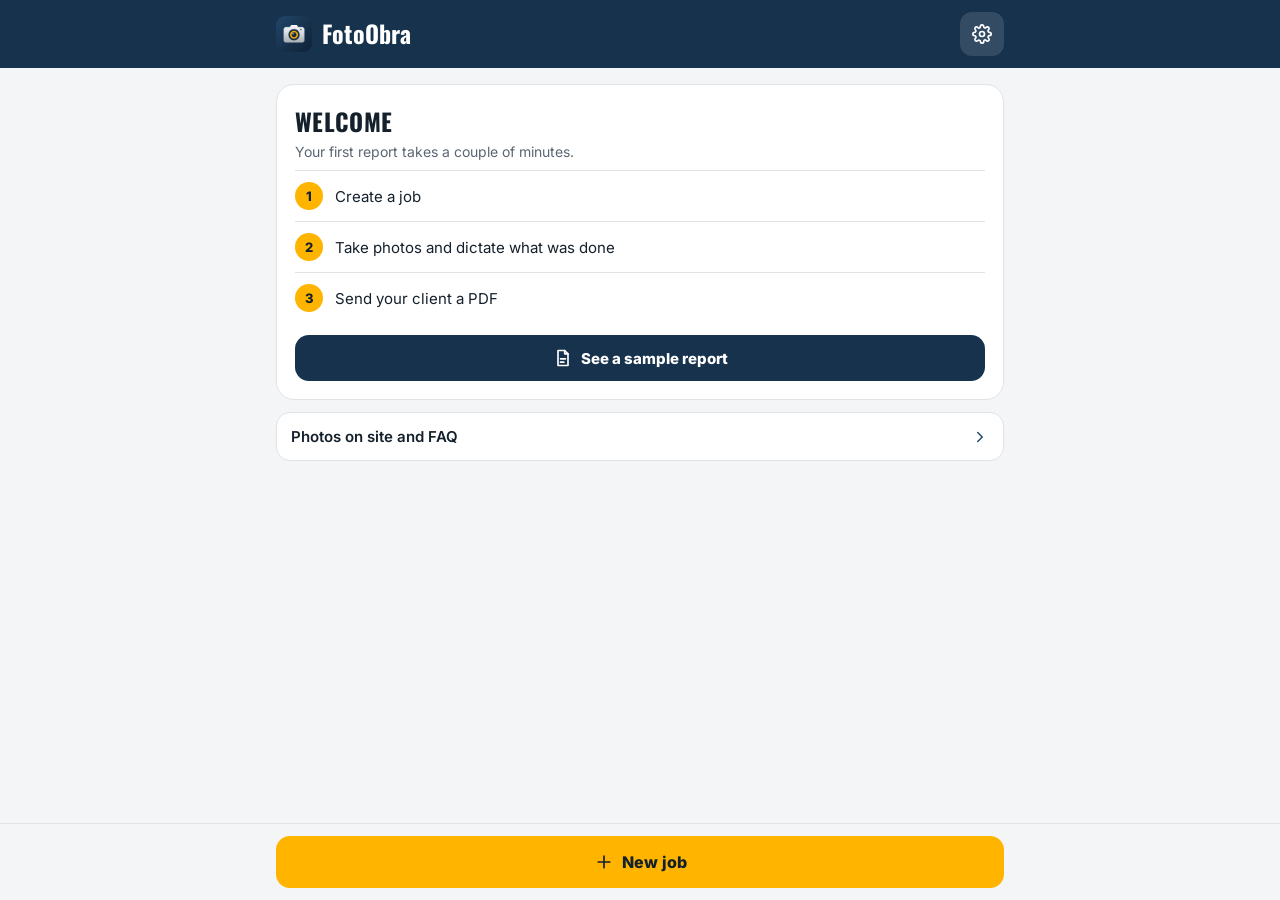
<file: app/index.html>
<!doctype html>
<html lang="en">
<head>
<meta charset="utf-8">
<meta name="viewport" content="width=device-width, initial-scale=1, viewport-fit=cover">
<meta name="theme-color" content="#17324D">
<meta name="color-scheme" content="light dark">
<meta name="apple-mobile-web-app-capable" content="yes">
<meta name="mobile-web-app-capable" content="yes">
<meta name="apple-mobile-web-app-status-bar-style" content="black-translucent">
<meta name="apple-mobile-web-app-title" content="FotoObra">
<link rel="manifest" href="../manifest.webmanifest">
<link rel="apple-touch-icon" href="../icon-180.png">
<link rel="icon" href="../icon-192.png">
<link rel="stylesheet" href="../assets/fonts.css">
<title>FotoObra</title>
<style>
:root{--bg:#F4F5F7;--card:#FFFFFF;--ink:#14202B;--muted:#5B6672;--line:#DFE3E8;--brand:#17324D;--brand2:#22476B;--accent:#FFB400;--accent-ink:#14202B;--soft:#FFF4D6;--sky:#E6EEF6;--edge:#AEB6C0;--noteb:#F2DA94;--done:#E7F5E4;--qa:#3D4650;--dng:#B91C1C;--hdr:#17324D}
:root[data-theme=dark]{--bg:#0E151C;--card:#17212B;--ink:#E9EEF3;--muted:#9AA7B4;--line:#273341;--brand:#1D4064;--brand2:#86B6E4;--soft:#33290F;--sky:#1F2D3B;--edge:#4A5968;--noteb:#5A4A18;--done:#16301A;--qa:#B7C2CD;--dng:#F87171;--hdr:#12263A}
:root[data-theme=dark] .top{background:var(--hdr)}
:root[data-theme=dark] .toast{color:var(--bg)}
:root[data-theme=dark] .pick .tick{border-color:var(--card)}
:root[data-theme=dark] .btn.dark{background:var(--brand)}
*{box-sizing:border-box;-webkit-tap-highlight-color:transparent}
html,body{margin:0;background:var(--bg);color:var(--ink);font-family:Inter,-apple-system,BlinkMacSystemFont,"Segoe UI",system-ui,sans-serif;-webkit-text-size-adjust:100%}
button{font:inherit;color:inherit;cursor:pointer}
a{color:inherit}
svg{flex-shrink:0}
.top{position:sticky;top:0;z-index:5;background:var(--hdr);color:#fff;padding:calc(env(safe-area-inset-top) + 12px) 16px 12px;margin-bottom:12px}
.top-in{display:flex;align-items:center;gap:10px;max-width:728px;margin:0 auto}
.top .icon-btn{background:rgba(255,255,255,.12);color:#fff}
.top .sub{color:#C9D6E3}
.grow{flex:1;min-width:0}
.logo{width:36px;height:36px;border-radius:9px;display:block}
.icon-btn{width:44px;height:44px;border-radius:12px;border:none;background:var(--card);display:flex;align-items:center;justify-content:center;flex-shrink:0}
.title{font-family:Oswald,Inter,sans-serif;font-weight:700;font-size:24px;letter-spacing:.2px;line-height:1.15;overflow:hidden;text-overflow:ellipsis;white-space:nowrap}
.sub{display:block;font-size:13px;color:var(--muted);overflow:hidden;text-overflow:ellipsis;white-space:nowrap}
.wrap{padding:4px 16px calc(120px + env(safe-area-inset-bottom));max-width:760px;margin:0 auto}
.proj{display:flex;gap:14px;align-items:center;width:100%;padding:12px;background:var(--card);border:1px solid var(--line);border-radius:16px;margin-bottom:12px;text-align:left}
.proj img,.noimg{width:64px;height:64px;border-radius:12px;object-fit:cover;flex-shrink:0;background:var(--sky);display:flex;align-items:center;justify-content:center;color:var(--brand2)}
.pname{display:block;font-size:17px;font-weight:700;margin-bottom:2px;overflow:hidden;text-overflow:ellipsis;white-space:nowrap}
.empty{text-align:center;padding:48px 16px;color:var(--muted);line-height:1.5}
.empty b{display:block;color:var(--ink);font-size:18px;margin-bottom:6px}
.bar{position:fixed;left:0;right:0;bottom:0;z-index:6;background:var(--bg);border-top:1px solid var(--line);padding:12px 16px calc(12px + env(safe-area-inset-bottom))}
.bar-in{display:flex;gap:10px;max-width:728px;margin:0 auto}
.btn{height:52px;border-radius:14px;border:none;font-size:16px;font-weight:700;display:flex;align-items:center;justify-content:center;gap:8px;padding:0 14px;flex:1;white-space:nowrap;text-decoration:none}
.btn.primary{background:var(--accent);color:var(--accent-ink)}
.btn.dark{background:var(--brand);color:#fff}
.btn.ghost{background:transparent;border:1.5px solid var(--edge)}
.btn.danger{background:transparent;border:1.5px solid #DC2626;color:var(--dng)}
.btn.sq{flex:0 0 52px;padding:0}
.btn:disabled{opacity:.5}
.group-label{display:flex;align-items:center;gap:8px;font-family:Oswald,Inter,sans-serif;font-size:14px;font-weight:500;letter-spacing:1px;text-transform:uppercase;color:var(--brand2);margin:18px 0 10px}
.group-label::before{content:"";width:8px;height:8px;border-radius:50%;background:var(--accent)}
.grid{display:grid;grid-template-columns:repeat(2,minmax(0,1fr));gap:10px}
@media(min-width:600px){.grid{grid-template-columns:repeat(3,minmax(0,1fr))}}
.ph{position:relative;display:flex;flex-direction:column;padding:0;text-align:left;background:var(--card);border:1px solid var(--line);border-radius:14px;overflow:hidden}
.ph img{width:100%;aspect-ratio:4/3;object-fit:cover;display:block;background:var(--sky)}
.ph .cap{padding:8px 10px 0;margin-bottom:10px;font-size:13px;line-height:1.35;display:-webkit-box;-webkit-line-clamp:3;-webkit-box-orient:vertical;overflow:hidden}
.ph .cap.none{color:var(--muted)}
.time{position:absolute;left:8px;top:8px;font-size:11px;font-weight:600;padding:2px 7px;border-radius:6px;background:rgba(23,50,77,.85);color:#fff}
.pick .tick{position:absolute;right:8px;top:8px;width:28px;height:28px;border-radius:50%;background:var(--accent);color:var(--accent-ink);display:flex;align-items:center;justify-content:center;border:2px solid #fff}
.pick.off img{opacity:.35}
.pick.off .tick{background:rgba(255,255,255,.92);color:transparent;border-color:var(--edge)}
.field{display:flex;flex-direction:column;gap:6px;margin-bottom:14px}
label{font-size:13px;font-weight:600;color:var(--muted)}
input[type=text],input[type=date],textarea,select{font:inherit;font-size:16px;padding:12px 14px;border-radius:12px;border:1px solid var(--line);background:var(--card);color:var(--ink);width:100%;-webkit-appearance:none;appearance:none}
textarea{min-height:92px;resize:vertical;line-height:1.4}
.row{display:flex;gap:8px;align-items:flex-start}
.row>.field{flex:1}
.mic{width:52px;height:52px;border:1.5px solid var(--edge);background:var(--card)}
.mic.rec{background:#DC2626;border-color:#DC2626;color:#fff}
.hint{font-size:13px;color:var(--muted);margin:0;line-height:1.4}
.chips{display:flex;gap:8px;flex-wrap:wrap;margin-bottom:14px}
.chip{height:40px;padding:0 14px;border-radius:999px;border:1.5px solid var(--edge);background:transparent;font-size:14px;font-weight:600}
.chip.on{background:var(--brand);border-color:var(--brand);color:#fff}
.preview-img{width:100%;max-height:52vh;object-fit:contain;border-radius:14px;background:#1C2630;display:block;margin-bottom:16px}
.done{margin-top:16px;padding:14px;border-radius:14px;background:var(--done);font-weight:600;display:flex;gap:8px;align-items:center}
.section{margin-top:30px;padding-top:20px;border-top:1px solid var(--line)}
h2{font-family:Oswald,Inter,sans-serif;font-weight:700;text-transform:uppercase;letter-spacing:.3px;font-size:20px;margin:0 0 10px}
.logo-prev{max-height:64px;max-width:220px;display:block;margin:4px 0 10px;background:#fff;border-radius:8px;padding:6px;border:1px solid var(--line)}
.btn-row{display:flex;gap:10px;flex-wrap:wrap;margin-bottom:10px}
.btn-row .btn{flex:1 1 150px}
.toast{position:fixed;left:50%;bottom:calc(96px + env(safe-area-inset-bottom));transform:translateX(-50%);background:var(--ink);color:#fff;padding:10px 16px;border-radius:999px;font-size:14px;font-weight:500;z-index:30;opacity:0;transition:opacity .2s;pointer-events:none;max-width:90vw;text-align:center}
.toast.show{opacity:1}
.card{background:var(--card);border:1px solid var(--line);border-radius:14px;padding:14px;margin-bottom:12px;line-height:1.45;font-size:14px}
.card.note{background:var(--soft);border-color:var(--noteb)}
.welcome{background:var(--card);border:1px solid var(--line);border-radius:18px;padding:18px;margin-bottom:12px}
.welcome h3{margin:0 0 4px;font-family:Oswald,Inter,sans-serif;font-weight:700;text-transform:uppercase;font-size:24px;letter-spacing:.3px}
.welcome>p{margin:0 0 10px;color:var(--muted);font-size:14px}
.ws{display:flex;gap:12px;align-items:center;padding:11px 0;font-size:15px;border-top:1px solid var(--line)}
.ws i{font-style:normal;flex:0 0 28px;height:28px;border-radius:50%;background:var(--accent);color:var(--accent-ink);font-weight:800;font-size:13px;display:flex;align-items:center;justify-content:center}
.sample-btns{display:flex;gap:8px;margin-top:12px}
.sample-btns .btn{height:46px;font-size:15px}
.sample-btns .btn.sq{flex:0 0 46px}
.linkrow{display:flex;justify-content:space-between;align-items:center;width:100%;background:var(--card);border:1px solid var(--line);border-radius:14px;padding:14px;font-size:15px;font-weight:600;text-align:left;text-decoration:none;margin-bottom:10px}
.linkrow svg{color:var(--brand2)}
details.qa{background:var(--card);border:1px solid var(--line);border-radius:14px;margin-bottom:8px;font-size:14px;line-height:1.45}
details.qa summary{list-style:none;cursor:pointer;padding:13px 14px;font-weight:700;font-size:15px;display:flex;gap:10px;align-items:center}
details.qa summary::-webkit-details-marker{display:none}
details.qa summary::after{content:"+";margin-left:auto;font-size:20px;font-weight:500;color:var(--brand2)}
details.qa[open] summary::after{content:"–"}
details.qa .a{padding:0 14px 14px;color:var(--qa)}
.ed{position:relative;margin-bottom:16px;border-radius:14px;overflow:hidden;background:#1C2630;text-align:center;line-height:0}
.ed canvas{display:inline-block;max-width:100%;max-height:52vh;width:auto;height:auto;touch-action:auto;-webkit-user-select:none;user-select:none}
.ed.on canvas{touch-action:none;cursor:crosshair}
.tools{position:absolute;left:50%;bottom:10px;transform:translateX(-50%);display:flex;gap:4px;background:rgba(23,50,77,.94);padding:5px;border-radius:999px;box-shadow:0 4px 14px rgba(0,0,0,.35);line-height:0}
.tools button{width:44px;height:44px;border-radius:50%;border:none;background:transparent;color:#fff;display:flex;align-items:center;justify-content:center}
.tools button.on{background:var(--accent);color:var(--accent-ink)}
.tools button:disabled{opacity:.35}
.tools .sep{width:1px;background:rgba(255,255,255,.25);margin:8px 3px}
.valbar{display:flex;gap:8px;align-items:center;margin:-4px 0 16px}
.valbar input{flex:1;min-width:0}
.valbar button{height:48px;border-radius:12px;display:flex;align-items:center;justify-content:center}
.valbar .unit{padding:0 14px;border:1.5px solid var(--edge);background:var(--card);font-weight:700}
.valbar .ok{width:48px;border:none;background:var(--accent);color:var(--accent-ink)}
.valbar .no{width:48px;border:1.5px solid var(--edge);background:transparent}
</style>
</head>
<body>
<div id="app"></div>
<input type="file" id="camIn" accept="image/*" capture="environment" hidden>
<input type="file" id="galIn" accept="image/*" multiple hidden>
<input type="file" id="logoIn" accept="image/*" hidden>
<input type="file" id="backupIn" accept=".json,application/json" hidden>
<script>
'use strict';
/* ---------- interface text ---------- */
const STR = {
  en: {
    today: 'today', yesterday: 'yesterday', Today: 'Today', Yesterday: 'Yesterday', MB: 'MB',
    dictate: 'Dictate', micHint: 'Tap the mic and say what was done.', micHintKb: 'You can dictate with the mic on your keyboard.',
    micErr: 'Microphone: {0}', micNone: 'Microphone unavailable', back: 'Back', cancel: 'Cancel', settings: 'Settings', theme: 'Theme', themeAuto: 'Auto', themeLight: 'Light', themeDark: 'Dark',
    myJobs: 'My jobs', nPhotos: '{0} {0|photo|photos}', noPhotosYet: 'No photos yet',
    welcome: 'Welcome', welcomeSub: 'Your first report takes a couple of minutes.',
    step1: 'Create a job', step2: 'Take photos and dictate what was done', step3: 'Send your client a PDF',
    seeSample: 'See a sample report', helpRow: 'Photos on site and FAQ', newJob: 'New job',
    editJob: 'Edit job', name: 'Name', namePh: 'e.g. Moradia Estoril', address: 'Address', addressPh: 'Street, city',
    client: 'Client', clientPh: 'Name or company', deleteJob: 'Delete job and all photos', save: 'Save',
    emptyJob: 'Tap “Photo”, shoot the work and dictate what was done.', shoot: 'Photo', fromGallery: 'Add from gallery', report: 'Report',
    noCaption: 'No caption', newPhoto: 'New photo', nOfM: '{0} of {1}', photo: 'Photo', caption: 'Caption',
    captionPh: 'What was done? e.g. plaster in room 2 finished', skip: 'Skip', deletePhoto: 'Delete photo',
    rToday: 'Today', rWeek: '7 days', rAll: 'All', rDates: 'Dates', from: 'From', to: 'To',
    inReport: 'In the report: {0} of {1} {1|photo|photos}. Tap a photo to leave it out or add it back.', noPeriod: 'No photos for this period.',
    summary: 'Summary for the period (optional)', summaryPh: 'e.g. plaster done, tiling starts tomorrow',
    pdfReady: 'PDF ready: {0} {0|page|pages}, {1}', send: 'Send', download: 'Download', makePdf: 'Create PDF',
    install: '<b>Add it to your Home Screen.</b> iPhone: Safari → Share → Add to Home Screen. Android: Chrome → ⋮ → Add to Home screen. Open the app from the icon: photos are kept more reliably.',
    appLang: 'App language', forPdf: 'PDF report', company: 'Company', companyPh: 'Company name', line2: 'Second line', line2Ph: 'VAT no., phone, e-mail',
    person: 'Responsible', personPh: 'Your name', logo: 'Logo', replace: 'Replace', upload: 'Upload', remove: 'Remove',
    pdfLang: 'Report language', voiceLang: 'Dictation language', saveSettings: 'Save settings',
    help: 'Help', tips: 'Photos on site', faq: 'FAQ', about: 'About FotoObra',
    backup: 'Backup', backupHint: 'Everything is stored only on this phone. Once a week, make a copy and keep it in Google Drive or on a computer.', used: 'Used on this phone: {0}.',
    makeCopy: 'Make a copy', restore: 'Restore', copyReady: 'Copy ready, {0}', sendSave: 'Send / save',
    footer: 'FotoObra 1.1 · works offline, no account, no subscription.',
    notBackup: 'This is not a FotoObra backup file', confirmRestore: 'Restore {0} {0|job|jobs} and {1} {1|photo|photos}? Matching records will be replaced.', restored: 'Backup restored',
    error: 'Error: {0}', needName: 'Enter the job name', confirmDelJob: 'Delete “{0}” and all its photos? This cannot be undone.', jobDeleted: 'Job deleted',
    saving: 'Saving…', saved: 'Saved', photoSaved: 'Photo saved', confirmDelPhoto: 'Delete this photo?', photoDeleted: 'Photo deleted',
    creatingPdf: 'Creating PDF…', noReportPhotos: 'No photos for the report', settingsSaved: 'Settings saved', preparingCopy: 'Preparing copy…',
    backupTitle: 'FotoObra backup', badImage: 'Could not open the image', creatingSample: 'Creating sample…', openPdf: 'Open PDF', dlSample: 'Download sample'
  },
  pt: {
    today: 'hoje', yesterday: 'ontem', Today: 'Hoje', Yesterday: 'Ontem', MB: 'MB',
    dictate: 'Ditar', micHint: 'Toque no microfone e diga o que foi feito.', micHintKb: 'Pode ditar com o microfone do teclado.',
    micErr: 'Microfone: {0}', micNone: 'Microfone indisponível', back: 'Voltar', cancel: 'Cancelar', settings: 'Definições', theme: 'Aparência', themeAuto: 'Automático', themeLight: 'Claro', themeDark: 'Escuro',
    myJobs: 'As minhas obras', nPhotos: '{0} {0|foto|fotos}', noPhotosYet: 'Ainda sem fotos',
    welcome: 'Bem-vindo', welcomeSub: 'O primeiro relatório faz-se em dois minutos.',
    step1: 'Crie uma obra', step2: 'Tire fotos e dite o que foi feito', step3: 'Envie o PDF ao cliente',
    seeSample: 'Ver um relatório de exemplo', helpRow: 'Fotos em obra e perguntas', newJob: 'Nova obra',
    editJob: 'Editar obra', name: 'Nome', namePh: 'Ex.: Moradia Estoril', address: 'Morada', addressPh: 'Rua, localidade',
    client: 'Cliente', clientPh: 'Nome ou empresa', deleteJob: 'Apagar a obra e todas as fotos', save: 'Guardar',
    emptyJob: 'Toque em «Foto», fotografe o trabalho e dite o que foi feito.', shoot: 'Foto', fromGallery: 'Adicionar da galeria', report: 'Relatório',
    noCaption: 'Sem legenda', newPhoto: 'Nova foto', nOfM: '{0} de {1}', photo: 'Foto', caption: 'Legenda',
    captionPh: 'O que foi feito? Ex.: reboco do quarto 2 concluído', skip: 'Saltar', deletePhoto: 'Apagar foto',
    rToday: 'Hoje', rWeek: '7 dias', rAll: 'Tudo', rDates: 'Datas', from: 'De', to: 'Até',
    inReport: 'No relatório: {0} de {1} {1|foto|fotos}. Toque numa foto para a retirar ou repor.', noPeriod: 'Sem fotos neste período.',
    summary: 'Resumo do período (opcional)', summaryPh: 'Ex.: reboco concluído, amanhã começa o azulejo',
    pdfReady: 'PDF pronto: {0} pág., {1}', send: 'Enviar', download: 'Descarregar', makePdf: 'Criar PDF',
    install: '<b>Adicione ao ecrã principal.</b> iPhone: Safari → Partilhar → Adicionar ao ecrã principal. Android: Chrome → ⋮ → Adicionar ao ecrã principal. Abra a app pelo ícone: as fotos ficam guardadas com mais segurança.',
    appLang: 'Idioma da app', forPdf: 'Relatório PDF', company: 'Empresa', companyPh: 'Nome da empresa', line2: 'Segunda linha', line2Ph: 'NIF, telefone, e-mail',
    person: 'Responsável', personPh: 'O seu nome', logo: 'Logótipo', replace: 'Substituir', upload: 'Carregar', remove: 'Remover',
    pdfLang: 'Idioma do relatório', voiceLang: 'Idioma do ditado', saveSettings: 'Guardar definições',
    help: 'Ajuda', tips: 'Fotos em obra', faq: 'Perguntas frequentes', about: 'Sobre o FotoObra',
    backup: 'Cópia de segurança', backupHint: 'Tudo fica guardado só neste telemóvel. Uma vez por semana, faça uma cópia e guarde-a no Google Drive ou no computador.', used: 'Ocupado neste telemóvel: {0}.',
    makeCopy: 'Fazer cópia', restore: 'Restaurar', copyReady: 'Cópia pronta, {0}', sendSave: 'Enviar / guardar',
    footer: 'FotoObra 1.1 · funciona sem internet, sem conta e sem subscrição.',
    notBackup: 'Este ficheiro não é uma cópia do FotoObra', confirmRestore: 'Restaurar {0} {0|obra|obras} e {1} {1|foto|fotos}? Os registos iguais serão substituídos.', restored: 'Cópia restaurada',
    error: 'Erro: {0}', needName: 'Escreva o nome da obra', confirmDelJob: 'Apagar «{0}» e todas as fotos? Não é possível desfazer.', jobDeleted: 'Obra apagada',
    saving: 'A guardar…', saved: 'Guardado', photoSaved: 'Foto guardada', confirmDelPhoto: 'Apagar esta foto?', photoDeleted: 'Foto apagada',
    creatingPdf: 'A criar PDF…', noReportPhotos: 'Sem fotos para o relatório', settingsSaved: 'Definições guardadas', preparingCopy: 'A preparar cópia…',
    backupTitle: 'Cópia do FotoObra', badImage: 'Não foi possível abrir a imagem', creatingSample: 'A criar exemplo…', openPdf: 'Abrir PDF', dlSample: 'Descarregar exemplo'
  },
  ru: {
    today: 'сегодня', yesterday: 'вчера', Today: 'Сегодня', Yesterday: 'Вчера', MB: 'МБ',
    dictate: 'Надиктовать', micHint: 'Нажми микрофон и скажи, что сделано.', micHintKb: 'Можно надиктовать через микрофон на клавиатуре.',
    micErr: 'Микрофон: {0}', micNone: 'Микрофон недоступен', back: 'Назад', cancel: 'Отмена', settings: 'Настройки', theme: 'Тема', themeAuto: 'Авто', themeLight: 'Светлая', themeDark: 'Тёмная',
    myJobs: 'Мои объекты', nPhotos: '{0} фото', noPhotosYet: 'Пока без фото',
    welcome: 'Добро пожаловать', welcomeSub: 'Первый отчёт — за пару минут.',
    step1: 'Создай объект', step2: 'Снимай и диктуй, что сделано', step3: 'Отправь клиенту PDF',
    seeSample: 'Посмотреть пример отчёта', helpRow: 'Фото на объекте и вопросы', newJob: 'Новый объект',
    editJob: 'Изменить объект', name: 'Название', namePh: 'Например: Moradia Estoril', address: 'Адрес', addressPh: 'Улица, город',
    client: 'Клиент', clientPh: 'Имя или компания', deleteJob: 'Удалить объект и все фото', save: 'Сохранить',
    emptyJob: 'Нажми «Снять», сфотографируй работу и надиктуй, что сделано.', shoot: 'Снять', fromGallery: 'Добавить из галереи', report: 'Отчёт',
    noCaption: 'Без подписи', newPhoto: 'Новое фото', nOfM: '{0} из {1}', photo: 'Фото', caption: 'Подпись',
    captionPh: 'Что сделано? Например: штукатурка во 2-й комнате готова', skip: 'Пропустить', deletePhoto: 'Удалить фото',
    rToday: 'Сегодня', rWeek: '7 дней', rAll: 'Всё', rDates: 'Даты', from: 'С', to: 'По',
    inReport: 'В отчёте {0} из {1} фото. Нажми на фото, чтобы убрать или вернуть.', noPeriod: 'За этот период фото нет.',
    summary: 'Кратко за период (по желанию)', summaryPh: 'Например: закончили штукатурку, завтра начинаем плитку',
    pdfReady: 'PDF готов: {0} стр., {1}', send: 'Отправить', download: 'Скачать', makePdf: 'Создать PDF',
    install: '<b>Установи на экран «Домой».</b> iPhone: Safari → «Поделиться» → «На экран Домой». Android: Chrome → меню ⋮ → «Добавить на гл. экран». Открывай приложение с иконки — так фото надёжнее сохраняются.',
    appLang: 'Язык приложения', forPdf: 'PDF-отчёт', company: 'Компания', companyPh: 'Название фирмы', line2: 'Вторая строка', line2Ph: 'NIF, телефон, e-mail',
    person: 'Ответственный', personPh: 'Твоё имя', logo: 'Логотип', replace: 'Заменить', upload: 'Загрузить', remove: 'Убрать',
    pdfLang: 'Язык отчёта', voiceLang: 'Язык диктовки', saveSettings: 'Сохранить настройки',
    help: 'Помощь', tips: 'Фото на объекте', faq: 'Вопросы и ответы', about: 'О FotoObra',
    backup: 'Резервная копия', backupHint: 'Всё хранится только в этом телефоне. Раз в неделю делай копию и сохраняй её в Google Drive или на компьютер.', used: 'Занято на телефоне: {0}.',
    makeCopy: 'Сделать копию', restore: 'Восстановить', copyReady: 'Копия готова, {0}', sendSave: 'Отправить / сохранить',
    footer: 'FotoObra 1.1 · работает без интернета, без аккаунта и без подписки.',
    notBackup: 'Это не файл копии FotoObra', confirmRestore: 'Восстановить {0} объектов и {1} фото? Совпадающие записи будут заменены.', restored: 'Копия восстановлена',
    error: 'Ошибка: {0}', needName: 'Напиши название объекта', confirmDelJob: 'Удалить «{0}» и все его фото? Это нельзя отменить.', jobDeleted: 'Объект удалён',
    saving: 'Сохраняю…', saved: 'Сохранено', photoSaved: 'Фото сохранено', confirmDelPhoto: 'Удалить это фото?', photoDeleted: 'Фото удалено',
    creatingPdf: 'Создаю PDF…', noReportPhotos: 'Нет фото для отчёта', settingsSaved: 'Настройки сохранены', preparingCopy: 'Готовлю копию…',
    backupTitle: 'FotoObra — резервная копия', badImage: 'Не получилось открыть картинку', creatingSample: 'Создаю пример…', openPdf: 'Открыть PDF', dlSample: 'Скачать пример'
  },
  uk: {
    today: 'сьогодні', yesterday: 'вчора', Today: 'Сьогодні', Yesterday: 'Вчора', MB: 'МБ',
    dictate: 'Надиктувати', micHint: 'Натисни мікрофон і скажи, що зроблено.', micHintKb: 'Можна надиктувати через мікрофон на клавіатурі.',
    micErr: 'Мікрофон: {0}', micNone: 'Мікрофон недоступний', back: 'Назад', cancel: 'Скасувати', settings: 'Налаштування', theme: 'Тема', themeAuto: 'Авто', themeLight: 'Світла', themeDark: 'Темна',
    myJobs: 'Мої об’єкти', nPhotos: '{0} фото', noPhotosYet: 'Поки без фото',
    welcome: 'Ласкаво просимо', welcomeSub: 'Перший звіт — за пару хвилин.',
    step1: 'Створи об’єкт', step2: 'Знімай і диктуй, що зроблено', step3: 'Надішли клієнту PDF',
    seeSample: 'Переглянути приклад звіту', helpRow: 'Фото на об’єкті та питання', newJob: 'Новий об’єкт',
    editJob: 'Змінити об’єкт', name: 'Назва', namePh: 'Наприклад: Moradia Estoril', address: 'Адреса', addressPh: 'Вулиця, місто',
    client: 'Клієнт', clientPh: 'Ім’я або компанія', deleteJob: 'Видалити об’єкт і всі фото', save: 'Зберегти',
    emptyJob: 'Натисни «Зняти», сфотографуй роботу й надиктуй, що зроблено.', shoot: 'Зняти', fromGallery: 'Додати з галереї', report: 'Звіт',
    noCaption: 'Без підпису', newPhoto: 'Нове фото', nOfM: '{0} з {1}', photo: 'Фото', caption: 'Підпис',
    captionPh: 'Що зроблено? Наприклад: штукатурка в 2-й кімнаті готова', skip: 'Пропустити', deletePhoto: 'Видалити фото',
    rToday: 'Сьогодні', rWeek: '7 днів', rAll: 'Усе', rDates: 'Дати', from: 'З', to: 'По',
    inReport: 'У звіті {0} з {1} фото. Натисни на фото, щоб прибрати або повернути.', noPeriod: 'За цей період фото немає.',
    summary: 'Коротко за період (за бажанням)', summaryPh: 'Наприклад: закінчили штукатурку, завтра починаємо плитку',
    pdfReady: 'PDF готовий: {0} стор., {1}', send: 'Надіслати', download: 'Завантажити', makePdf: 'Створити PDF',
    install: '<b>Встанови на екран «Додому».</b> iPhone: Safari → «Поділитися» → «На екран Додому». Android: Chrome → меню ⋮ → «Додати на головний екран». Відкривай застосунок з іконки — так фото надійніше зберігаються.',
    appLang: 'Мова застосунку', forPdf: 'PDF-звіт', company: 'Компанія', companyPh: 'Назва фірми', line2: 'Другий рядок', line2Ph: 'NIF, телефон, e-mail',
    person: 'Відповідальний', personPh: 'Твоє ім’я', logo: 'Логотип', replace: 'Замінити', upload: 'Завантажити', remove: 'Прибрати',
    pdfLang: 'Мова звіту', voiceLang: 'Мова диктування', saveSettings: 'Зберегти налаштування',
    help: 'Допомога', tips: 'Фото на об’єкті', faq: 'Питання та відповіді', about: 'Про FotoObra',
    backup: 'Резервна копія', backupHint: 'Усе зберігається лише в цьому телефоні. Раз на тиждень роби копію й зберігай її в Google Drive або на комп’ютері.', used: 'Зайнято на телефоні: {0}.',
    makeCopy: 'Зробити копію', restore: 'Відновити', copyReady: 'Копія готова, {0}', sendSave: 'Надіслати / зберегти',
    footer: 'FotoObra 1.1 · працює без інтернету, без акаунта й без підписки.',
    notBackup: 'Це не файл копії FotoObra', confirmRestore: 'Відновити {0} об’єктів і {1} фото? Однакові записи буде замінено.', restored: 'Копію відновлено',
    error: 'Помилка: {0}', needName: 'Напиши назву об’єкта', confirmDelJob: 'Видалити «{0}» і всі його фото? Це не можна скасувати.', jobDeleted: 'Об’єкт видалено',
    saving: 'Зберігаю…', saved: 'Збережено', photoSaved: 'Фото збережено', confirmDelPhoto: 'Видалити це фото?', photoDeleted: 'Фото видалено',
    creatingPdf: 'Створюю PDF…', noReportPhotos: 'Немає фото для звіту', settingsSaved: 'Налаштування збережено', preparingCopy: 'Готую копію…',
    backupTitle: 'FotoObra — резервна копія', badImage: 'Не вдалося відкрити зображення', creatingSample: 'Створюю приклад…', openPdf: 'Відкрити PDF', dlSample: 'Завантажити приклад'
  }
};
const TIPS = {
  en: [['Shoot however suits you', 'There are no rules. Every photo lands in its job with a date and a caption, so in the report it all adds up.'], ['To do the job right', 'Sizes, marks, levels: snap them instead of writing on the wall.'], ['So nothing gets forgotten', 'Pipes, manifolds and cables before the wall is closed. In a year you will still know where they run.'], ['To report, good or bad', 'Show the client what was done, or what you found: a gap over a frame, someone else’s poor work.'], ['Size matters? Add a tape measure', 'Put a tape measure in the shot and the size is clear without words.'], ['Say it while it is fresh', 'Dictate the caption right after the photo. In the evening you will not remember.']],
  pt: [['Fotografe como lhe der jeito', 'Não há regras. Cada foto fica na sua obra, com data e legenda, e no relatório tudo bate certo.'], ['Para fazer bem o trabalho', 'Medidas, marcações, níveis: tire uma foto em vez de escrever na parede.'], ['Para não esquecer', 'Canos, coletores e cabos antes de fechar a parede. Daqui a um ano ainda sabe por onde passam.'], ['Para prestar contas, bom ou mau', 'Mostre ao cliente o que foi feito ou o que encontrou: uma folga sobre um aro, um trabalho mal feito por outros.'], ['A medida importa? Use a fita métrica', 'Ponha a fita métrica na foto e a medida fica clara sem palavras.'], ['Diga logo', 'Dite a legenda logo a seguir à foto. À noite já não se lembra.']],
  ru: [['Снимай как удобно', 'Правил нет. Каждое фото ложится в свой объект, с датой и подписью, и в отчёте всё сходится.'], ['Чтобы сделать работу правильно', 'Размеры, разметка, уровни: сфотографируй вместо того, чтобы писать на стене.'], ['Чтобы не забыть', 'Трубы, коллекторы и кабели до того, как закрыли стену. Через год будешь знать, где что идёт.'], ['Чтобы отчитаться — за хорошее и плохое', 'Покажи клиенту, что сделано, или что нашёл: щель над коробкой, чужую плохую работу.'], ['Важен размер? Положи рулетку', 'Рулетка в кадре — и размер понятен без слов.'], ['Говори сразу', 'Надиктуй подпись сразу после фото. Вечером уже не вспомнишь.']],
  uk: [['Знімай як зручно', 'Правил немає. Кожне фото лягає у свій об’єкт, з датою й підписом, і у звіті все сходиться.'], ['Щоб зробити роботу правильно', 'Розміри, розмітка, рівні: сфотографуй замість того, щоб писати на стіні.'], ['Щоб не забути', 'Труби, колектори й кабелі до того, як закрили стіну. Через рік знатимеш, де що йде.'], ['Щоб звітувати — за добре й погане', 'Покажи клієнту, що зроблено, або що знайшов: щілину над коробкою, чужу погану роботу.'], ['Важливий розмір? Поклади рулетку', 'Рулетка в кадрі — і розмір зрозумілий без слів.'], ['Кажи одразу', 'Надиктуй підпис одразу після фото. Увечері вже не згадаєш.']]
};
const FAQ = {
  en: [['Where are my photos stored?', 'Only on your phone. They are never uploaded anywhere, and nobody else can see them.'], ['Do I need internet?', 'No. After the first visit the app works offline. You only need internet to send the PDF.'], ['How much does it cost?', 'Nothing. No account, no subscription.'], ['How do I send a report?', 'Job → Report → choose the period → Create PDF → Send. WhatsApp, e-mail or Drive will open.'], ['How do I move to a new phone?', 'Settings → Make a copy. Save the file to Drive, then tap Restore on the new phone.'], ['Can I add my logo?', 'Yes. Settings → Logo. It appears in the header of every report next to your company name.']],
  pt: [['Onde ficam as fotos?', 'Só no seu telemóvel. Nunca são enviadas para lado nenhum e mais ninguém as vê.'], ['Preciso de internet?', 'Não. Depois da primeira visita a app funciona sem internet. Só precisa dela para enviar o PDF.'], ['Quanto custa?', 'Nada. Sem conta e sem subscrição.'], ['Como envio um relatório?', 'Obra → Relatório → escolha o período → Criar PDF → Enviar. Abre o WhatsApp, o e-mail ou o Drive.'], ['Como passo tudo para outro telemóvel?', 'Definições → Fazer cópia. Guarde o ficheiro no Drive e, no telemóvel novo, toque em Restaurar.'], ['Posso pôr o meu logótipo?', 'Sim. Definições → Logótipo. Aparece no cabeçalho de cada relatório, junto ao nome da empresa.']],
  ru: [['Где хранятся фото?', 'Только на твоём телефоне. Никуда не загружаются, никто, кроме тебя, их не видит.'], ['Нужен интернет?', 'Нет. После первого открытия приложение работает офлайн. Интернет нужен только чтобы отправить PDF.'], ['Сколько это стоит?', 'Бесплатно. Без аккаунта и без подписки.'], ['Как отправить отчёт клиенту?', 'Объект → «Отчёт» → выбери период → «Создать PDF» → «Отправить». Откроется WhatsApp, почта или Drive.'], ['Как перенести всё на новый телефон?', 'Настройки → «Сделать копию». Сохрани файл в Drive, на новом телефоне — «Восстановить».'], ['Можно поставить свой логотип?', 'Да. Настройки → «Логотип». Он будет в шапке каждого отчёта вместе с названием фирмы.']],
  uk: [['Де зберігаються фото?', 'Лише на твоєму телефоні. Нікуди не завантажуються, ніхто, крім тебе, їх не бачить.'], ['Потрібен інтернет?', 'Ні. Після першого відкриття застосунок працює офлайн. Інтернет потрібен лише, щоб надіслати PDF.'], ['Скільки це коштує?', 'Безкоштовно. Без акаунта й без підписки.'], ['Як надіслати звіт клієнту?', 'Об’єкт → «Звіт» → обери період → «Створити PDF» → «Надіслати». Відкриється WhatsApp, пошта або Drive.'], ['Як перенести все на новий телефон?', 'Налаштування → «Зробити копію». Збережи файл у Drive, на новому телефоні — «Відновити».'], ['Можна додати свій логотип?', 'Так. Налаштування → «Логотип». Він буде в шапці кожного звіту разом із назвою фірми.']]
};
const LANGS = [['en', 'English'], ['pt', 'Português'], ['ru', 'Русский'], ['uk', 'Українська']];
const EXTRA = {
  en: { sizePh: 'Size', textPh: 'Text', cancel: 'Cancel', toolDim: 'Dimension arrow', toolCircle: 'Circle', toolText: 'Text', toolUndo: 'Undo', showAll: 'Show all photos', lastPhoto: 'Last photo: {0}.' },
  pt: { sizePh: 'Medida', textPh: 'Texto', cancel: 'Cancelar', toolDim: 'Seta de cota', toolCircle: 'Círculo', toolText: 'Texto', toolUndo: 'Anular', showAll: 'Mostrar todas as fotos', lastPhoto: 'Última foto: {0}.' },
  ru: { sizePh: 'Размер', textPh: 'Текст', cancel: 'Отмена', toolDim: 'Размерная стрелка', toolCircle: 'Круг', toolText: 'Текст', toolUndo: 'Отменить', showAll: 'Показать все фото', lastPhoto: 'Последнее фото: {0}.' },
  uk: { sizePh: 'Розмір', textPh: 'Текст', cancel: 'Скасувати', toolDim: 'Розмірна стрілка', toolCircle: 'Коло', toolText: 'Текст', toolUndo: 'Скасувати', showAll: 'Показати всі фото', lastPhoto: 'Останнє фото: {0}.' }
};
for (const l in EXTRA) Object.assign(STR[l], EXTRA[l]);
const t = (k, ...a) => { let s = (STR[settings.uiLang] || STR.en)[k] ?? STR.en[k] ?? k; s = s.replace(/\{(\d)\|([^|}]*)\|([^}]*)\}/g, (m, i, one, many) => (+a[i] === 1 ? one : many)); a.forEach((v, i) => { s = s.replace('{' + i + '}', v); }); return s; };

/* ---------- helpers ---------- */
const $ = s => document.querySelector(s);
const app = $('#app');
const esc = s => String(s ?? '').replace(/[&<>"']/g, c => ({'&':'&amp;','<':'&lt;','>':'&gt;','"':'&quot;',"'":'&#39;'}[c]));
const uid = () => Date.now().toString(36) + Math.random().toString(36).slice(2, 8);
const pad = n => String(n).padStart(2, '0');
const dayKey = ts => { const d = new Date(ts); return d.getFullYear() + '-' + pad(d.getMonth() + 1) + '-' + pad(d.getDate()); };
const fmtDate = ts => { const d = new Date(ts); return pad(d.getDate()) + '.' + pad(d.getMonth() + 1) + '.' + d.getFullYear(); };
const fmtTime = ts => { const d = new Date(ts); return pad(d.getHours()) + ':' + pad(d.getMinutes()); };
const startOfDay = ts => { const d = new Date(ts); d.setHours(0, 0, 0, 0); return d.getTime(); };
const DAY = 86400000;
function relDay(ts) {
  const td = startOfDay(Date.now()), d = startOfDay(ts);
  if (d === td) return t('today');
  if (d === td - DAY) return t('yesterday');
  return fmtDate(ts);
}
const mb = n => (n / 1048576).toFixed(n < 10485760 ? 1 : 0) + ' ' + t('MB');
const slug = s => String(s).normalize('NFD').replace(/[̀-ͯ]/g, '').replace(/[^A-Za-z0-9А-Яа-яЁёІіЇїЄєҐґ]+/g, '_').replace(/^_|_$/g, '').slice(0, 40) || 'obra';

const I = (d, w = 20) => `<svg width="${w}" height="${w}" viewBox="0 0 24 24" fill="none" stroke="currentColor" stroke-width="2" stroke-linecap="round" stroke-linejoin="round" aria-hidden="true">${d}</svg>`;
const ICON = {
  camera: I('<path d="M4 8h3l2-3h6l2 3h3v11H4z"/><circle cx="12" cy="13" r="3.5"/>'),
  gallery: I('<rect x="3" y="5" width="18" height="14" rx="2"/><circle cx="9" cy="10" r="1.8"/><path d="M21 16l-5-5-8 8"/>'),
  back: I('<path d="M15 6l-6 6 6 6"/>'),
  close: I('<path d="M6 6l12 12M18 6L6 18"/>'),
  gear: I('<circle cx="12" cy="12" r="3"/><path d="M19.4 15a1.7 1.7 0 0 0 .3 1.8l.1.1a2 2 0 1 1-2.8 2.8l-.1-.1a1.7 1.7 0 0 0-1.8-.3 1.7 1.7 0 0 0-1 1.5V21a2 2 0 1 1-4 0v-.1a1.7 1.7 0 0 0-1.1-1.5 1.7 1.7 0 0 0-1.8.3l-.1.1a2 2 0 1 1-2.8-2.8l.1-.1a1.7 1.7 0 0 0 .3-1.8 1.7 1.7 0 0 0-1.5-1H3a2 2 0 1 1 0-4h.1a1.7 1.7 0 0 0 1.5-1.1 1.7 1.7 0 0 0-.3-1.8l-.1-.1a2 2 0 1 1 2.8-2.8l.1.1a1.7 1.7 0 0 0 1.8.3H9a1.7 1.7 0 0 0 1-1.5V3a2 2 0 1 1 4 0v.1a1.7 1.7 0 0 0 1 1.5 1.7 1.7 0 0 0 1.8-.3l.1-.1a2 2 0 1 1 2.8 2.8l-.1.1a1.7 1.7 0 0 0-.3 1.8V9a1.7 1.7 0 0 0 1.5 1H21a2 2 0 1 1 0 4h-.1a1.7 1.7 0 0 0-1.5 1z"/>'),
  file: I('<path d="M14 3H6v18h12V7z"/><path d="M14 3v4h4"/><path d="M9 13h6M9 17h4"/>'),
  mic: I('<rect x="9" y="3" width="6" height="11" rx="3"/><path d="M5 11a7 7 0 0 0 14 0"/><path d="M12 18v3"/>', 22),
  plus: I('<path d="M12 5v14M5 12h14"/>'),
  pencil: I('<path d="M4 20h4L19 9l-4-4L4 16z"/>'),
  trash: I('<path d="M4 7h16M9 7V4h6v3M6 7l1 13h10l1-13"/>'),
  check: I('<path d="M5 12l5 5 9-10"/>', 16),
  share: I('<path d="M12 3v12M7 8l5-5 5 5"/><path d="M5 13v7h14v-7"/>'),
  download: I('<path d="M12 3v12M7 10l5 5 5-5"/><path d="M5 21h14"/>'),
  home: I('<path d="M3 21h18"/><path d="M5 21V10l7-5 7 5v11"/><path d="M10 21v-6h4v6"/>', 24),
  chev: I('<path d="M9 6l6 6-6 6"/>', 18)
};

const ICON_ED = {
  dim: I('<path d="M3 12h18M7 8l-4 4 4 4M17 8l4 4-4 4"/>', 22),
  circle: I('<circle cx="12" cy="12" r="7.5"/>', 22),
  text: I('<path d="M5 6V4h14v2M12 4v16M9 20h6"/>', 22),
  undo: I('<path d="M9 14L4 9l5-5M4 9h10a6 6 0 010 12h-3"/>', 22)
};

let toastT;
function toast(msg) {
  let el = $('.toast');
  if (!el) { el = document.createElement('div'); el.className = 'toast'; el.setAttribute('role', 'status'); document.body.appendChild(el); }
  el.textContent = msg; el.classList.add('show');
  clearTimeout(toastT); toastT = setTimeout(() => el.classList.remove('show'), 2600);
}

/* ---------- storage (IndexedDB, only on this phone) ---------- */
let dbp;
function db() {
  if (!dbp) dbp = new Promise((res, rej) => {
    const r = indexedDB.open('fotoobra', 1);
    r.onupgradeneeded = () => {
      const d = r.result;
      d.createObjectStore('projects', { keyPath: 'id' });
      d.createObjectStore('photos', { keyPath: 'id' }).createIndex('projectId', 'projectId');
      d.createObjectStore('blobs', { keyPath: 'id' });
      d.createObjectStore('kv', { keyPath: 'k' });
    };
    r.onsuccess = () => res(r.result);
    r.onerror = () => rej(r.error);
  });
  return dbp;
}
async function tx(stores, mode, fn) {
  const d = await db();
  return new Promise((res, rej) => {
    const tr = d.transaction(stores, mode);
    let out;
    const r = fn(tr);
    if (r && 'onsuccess' in r) r.onsuccess = () => { out = r.result; };
    tr.oncomplete = () => res(out);
    tr.onerror = () => rej(tr.error);
    tr.onabort = () => rej(tr.error || new Error('abort'));
  });
}
const getAll = s => tx(s, 'readonly', tr => tr.objectStore(s).getAll());
const get = (s, k) => tx(s, 'readonly', tr => tr.objectStore(s).get(k));
const put = (s, v) => tx(s, 'readwrite', tr => tr.objectStore(s).put(v));
const byProject = pid => tx('photos', 'readonly', tr => tr.objectStore('photos').index('projectId').getAll(pid));

const DEFAULTS = { k: 'settings', company: '', line2: '', person: '', logo: null, uiLang: 'en', pdfLang: 'en', voiceLang: 'en-GB', theme: 'auto' };
let settings = { ...DEFAULTS };
const darkMQ = matchMedia('(prefers-color-scheme: dark)');
function applyTheme() {
  const dark = settings.theme === 'dark' || (settings.theme !== 'light' && darkMQ.matches);
  document.documentElement.dataset.theme = dark ? 'dark' : 'light';
  const m = document.querySelector('meta[name=theme-color]'); if (m) m.content = dark ? '#12263A' : '#17324D';
}
darkMQ.addEventListener?.('change', applyTheme);

const urlCache = new Map();
function thumbUrl(ph) {
  if (!urlCache.has(ph.id)) urlCache.set(ph.id, URL.createObjectURL(new Blob([ph.thumb.buf], { type: ph.thumb.type })));
  return urlCache.get(ph.id);
}
function dropUrl(id) { if (urlCache.has(id)) { URL.revokeObjectURL(urlCache.get(id)); urlCache.delete(id); } }

/* ---------- images ---------- */
async function loadImg(blob) {
  const url = URL.createObjectURL(blob);
  const img = new Image();
  img.src = url;
  try { await img.decode(); } catch (e) { await new Promise((ok, bad) => { img.onload = ok; img.onerror = bad; }); }
  URL.revokeObjectURL(url);
  return img;
}
async function resize(img, max, q, type = 'image/jpeg', ann = null) {
  let w = img.naturalWidth, h = img.naturalHeight;
  const k = Math.min(1, max / Math.max(w, h));
  w = Math.round(w * k); h = Math.round(h * k);
  const c = document.createElement('canvas'); c.width = w; c.height = h;
  const x = c.getContext('2d');
  if (type === 'image/jpeg') { x.fillStyle = '#fff'; x.fillRect(0, 0, w, h); }
  x.drawImage(img, 0, 0, w, h);
  if (ann && ann.length) drawAnn(x, w, h, ann);
  const b = await new Promise(r => c.toBlob(r, type, q));
  return { buf: await b.arrayBuffer(), type, w, h };
}

/* ---------- marks on photos: dimension arrows, circles, text (kept as a layer, drawn on the thumbnail and in the PDF) ---------- */
const YEL = '#FFB400', INKC = '#14202B';
function drawPill(x, text, cx, cy, S0, w, h) {
  const fs = Math.round(S0 * 0.03);
  x.font = '800 ' + fs + 'px Inter, sans-serif'; x.textAlign = 'center'; x.textBaseline = 'middle';
  const pw = x.measureText(text).width + fs * 1.4, ph = fs * 1.65, m = 4;
  cx = Math.min(w - pw / 2 - m, Math.max(pw / 2 + m, cx)); cy = Math.min(h - ph / 2 - m, Math.max(ph / 2 + m, cy));
  x.save(); x.shadowColor = 'rgba(0,0,0,.5)'; x.shadowBlur = fs * 0.4; x.shadowOffsetY = fs * 0.1;
  x.fillStyle = YEL; x.beginPath(); x.roundRect(cx - pw / 2, cy - ph / 2, pw, ph, ph / 2); x.fill(); x.restore();
  x.fillStyle = INKC; x.fillText(text, cx, cy + fs * 0.04);
  return ph;
}
function drawAnn(x, w, h, list) {
  const S0 = Math.max(w, h), lw = Math.max(3, S0 * 0.0072);
  x.save(); x.lineCap = 'round'; x.lineJoin = 'round';
  for (const a of list || []) {
    if (a.k === 'd') {
      const x0 = a.x0 * w, y0 = a.y0 * h, x1 = a.x1 * w, y1 = a.y1 * h;
      const dx = x1 - x0, dy = y1 - y0, L = Math.hypot(dx, dy); if (L < 2) continue;
      const ux = dx / L, uy = dy / L, nx = -uy, ny = ux, tk = lw * 3.2, ah = Math.min(lw * 4.2, L / 3), aw = lw * 1.5;
      x.save(); x.shadowColor = 'rgba(0,0,0,.55)'; x.shadowBlur = lw * 1.6; x.shadowOffsetY = lw * 0.3;
      x.strokeStyle = x.fillStyle = YEL; x.lineWidth = lw;
      x.beginPath(); x.moveTo(x0, y0); x.lineTo(x1, y1); x.moveTo(x0 + nx * tk, y0 + ny * tk); x.lineTo(x0 - nx * tk, y0 - ny * tk); x.moveTo(x1 + nx * tk, y1 + ny * tk); x.lineTo(x1 - nx * tk, y1 - ny * tk); x.stroke();
      for (const [px, py, sg] of [[x0, y0, 1], [x1, y1, -1]]) {
        x.beginPath(); x.moveTo(px, py); x.lineTo(px + sg * ux * ah + nx * aw, py + sg * uy * ah + ny * aw); x.lineTo(px + sg * ux * ah - nx * aw, py + sg * uy * ah - ny * aw); x.closePath(); x.fill();
      }
      x.restore();
      const label = a.v + (a.u ? ' ' + a.u : ''), mx = (x0 + x1) / 2, my = (y0 + y1) / 2, fs = Math.round(S0 * 0.03);
      if (Math.abs(dx) >= Math.abs(dy) * 0.8) drawPill(x, label, mx, my - fs * 0.825 - lw * 4, S0, w, h);
      else { x.font = '800 ' + fs + 'px Inter, sans-serif'; drawPill(x, label, mx + x.measureText(label).width / 2 + fs * 0.7 + lw * 4, my, S0, w, h); }
    } else if (a.k === 'o') {
      x.save(); x.shadowColor = 'rgba(0,0,0,.55)'; x.shadowBlur = lw * 1.6; x.shadowOffsetY = lw * 0.3;
      x.strokeStyle = YEL; x.lineWidth = lw * 1.2; x.beginPath(); x.ellipse(a.cx * w, a.cy * h, Math.max(2, a.rx * w), Math.max(2, a.ry * h), 0, 0, Math.PI * 2); x.stroke(); x.restore();
    } else if (a.k === 't') drawPill(x, a.v, a.x * w, a.y * h, S0, w, h);
  }
  x.restore();
}
async function bakeAnn(img, ann) {
  const c = document.createElement('canvas'); c.width = img.naturalWidth; c.height = img.naturalHeight;
  const x = c.getContext('2d'); x.drawImage(img, 0, 0); drawAnn(x, c.width, c.height, ann);
  const b = await new Promise(r => c.toBlob(r, 'image/jpeg', 0.9));
  return loadImg(b);
}

/* editor: draw on a canvas over the photo */
const ED = { img: null, ann: [], tool: null, cur: null, pend: null, kind: null, cv: null, start: '' };
const edClamp = v => Math.min(1, Math.max(0, v));
const edToolsHtml = () => `<div class="tools" role="toolbar">
  <button data-act="edTool" data-tool="d" aria-label="${esc(t('toolDim'))}">${ICON_ED.dim}</button>
  <button data-act="edTool" data-tool="o" aria-label="${esc(t('toolCircle'))}">${ICON_ED.circle}</button>
  <button data-act="edTool" data-tool="t" aria-label="${esc(t('toolText'))}">${ICON_ED.text}</button>
  <span class="sep"></span>
  <button data-act="edUndo" id="edUndo" aria-label="${esc(t('toolUndo'))}" disabled>${ICON_ED.undo}</button></div>`;
async function edMount(img, ann) {
  try { await document.fonts.load('800 20px Inter'); } catch (e) {}
  Object.assign(ED, { img, ann, tool: null, cur: null, pend: null, kind: null, start: JSON.stringify(ann) });
  const cv = ED.cv = $('#edCv');
  const k = Math.min(1, 1400 / Math.max(img.naturalWidth, img.naturalHeight));
  cv.width = Math.round(img.naturalWidth * k); cv.height = Math.round(img.naturalHeight * k);
  cv.onpointerdown = edDown; cv.onpointermove = edMove; cv.onpointerup = edUp; cv.onpointercancel = edUp;
  edPaint();
}
const edChanged = () => JSON.stringify(ED.ann) !== ED.start;
function edCircle(c) { return { k: 'o', cx: (c.x0 + c.x1) / 2, cy: (c.y0 + c.y1) / 2, rx: Math.abs(c.x1 - c.x0) / 2, ry: Math.abs(c.y1 - c.y0) / 2 }; }
function edPaint() {
  const cv = ED.cv; if (!cv) return;
  const x = cv.getContext('2d'), w = cv.width, h = cv.height;
  x.drawImage(ED.img, 0, 0, w, h);
  const list = ED.ann.slice();
  if (ED.cur) list.push(ED.cur.k === 'o' ? edCircle(ED.cur) : { ...ED.cur, v: '' });
  if (ED.pend && ED.pend.k === 'd') list.push({ ...ED.pend, v: '…' });
  drawAnn(x, w, h, list);
  const u = $('#edUndo'); if (u) u.disabled = !ED.ann.length;
}
function edPos(e) { const r = ED.cv.getBoundingClientRect(); return [edClamp((e.clientX - r.left) / r.width), edClamp((e.clientY - r.top) / r.height)]; }
function edDown(e) {
  if (!ED.tool || ED.pend) return;
  e.preventDefault(); const [px, py] = edPos(e);
  if (ED.tool === 't') { ED.pend = { k: 't', x: px, y: py }; edAsk('t'); return; }
  try { ED.cv.setPointerCapture(e.pointerId); } catch (er) {}
  ED.cur = { k: ED.tool, x0: px, y0: py, x1: px, y1: py };
}
function edMove(e) {
  if (!ED.cur) return; e.preventDefault();
  const c = ED.cur, [px, py] = edPos(e), w = ED.cv.width, h = ED.cv.height;
  c.x1 = px; c.y1 = py;
  if (c.k === 'd') { /* snap to horizontal / vertical within ~8° */
    const dx = (px - c.x0) * w, dy = (py - c.y0) * h, tg = 0.14;
    if (Math.abs(dy) < Math.abs(dx) * tg) c.y1 = c.y0; else if (Math.abs(dx) < Math.abs(dy) * tg) c.x1 = c.x0;
  }
  edPaint();
}
function edUp() {
  const c = ED.cur; if (!c) return; ED.cur = null;
  const w = ED.cv.width, h = ED.cv.height, L = Math.hypot((c.x1 - c.x0) * w, (c.y1 - c.y0) * h) / Math.max(w, h);
  if (L < 0.03) return edPaint();
  if (c.k === 'o') { ED.ann.push(edCircle(c)); return edPaint(); }
  ED.pend = c; edPaint(); edAsk('d');
}
function edAsk(kind) {
  ED.kind = kind;
  $('#valHost').innerHTML = `<div class="valbar"><input id="edVal" type="text" ${kind === 'd' ? 'inputmode="decimal"' : ''} placeholder="${esc(t(kind === 'd' ? 'sizePh' : 'textPh'))}" autocomplete="off" maxlength="${kind === 'd' ? 8 : 40}">${kind === 'd' ? `<button class="unit" data-act="edUnit">${esc(settings.unit || 'mm')}</button>` : ''}<button class="ok" data-act="edOk" aria-label="OK">${ICON.check}</button><button class="no" data-act="edNo" aria-label="${esc(t('cancel'))}">${ICON.close}</button></div>`;
  const i = $('#edVal'); i.onkeydown = e => { if (e.key === 'Enter') { e.preventDefault(); ACT.edOk(); } }; i.focus();
}
function edDoneAsk() { ED.pend = null; ED.kind = null; const h = $('#valHost'); if (h) h.innerHTML = ''; edPaint(); }

/* ---------- voice ---------- */
const SR = window.SpeechRecognition || window.webkitSpeechRecognition;
let rec = null;
const micBtn = id => SR ? `<button class="icon-btn mic" data-act="mic" data-for="${id}" aria-label="${esc(t('dictate'))}">${ICON.mic}</button>` : '';
const micHint = () => SR ? t('micHint') : t('micHintKb');
function stopMic() { if (rec) { try { rec.stop(); } catch (e) {} } }
function toggleMic(btn) {
  if (rec) { stopMic(); return; }
  const ta = document.getElementById(btn.dataset.for);
  const base = ta.value.trim() ? ta.value.trim() + ' ' : '';
  let fin = '';
  rec = new SR();
  rec.lang = settings.voiceLang; rec.interimResults = true; rec.continuous = false;
  rec.onresult = e => {
    let interim = '';
    for (let i = e.resultIndex; i < e.results.length; i++) {
      const r = e.results[i];
      if (r.isFinal) fin += r[0].transcript; else interim += r[0].transcript;
    }
    ta.value = base + fin + interim;
    ta.dispatchEvent(new Event('input', { bubbles: true }));
  };
  rec.onerror = e => { if (e.error !== 'aborted' && e.error !== 'no-speech') toast(t('micErr', e.error)); };
  rec.onend = () => { rec = null; btn.classList.remove('rec'); };
  btn.classList.add('rec');
  try { rec.start(); } catch (e) { rec = null; btn.classList.remove('rec'); toast(t('micNone')); }
}

/* ---------- navigation ---------- */
const S = { view: 'home', pid: null, photoId: null, queue: [], qi: 0, report: null, backupFile: null };
const VIEWS = {};
async function render(v) { applyTheme(); stopMic(); S.view = v; document.documentElement.lang = settings.uiLang; await VIEWS[v](); }
function go(v, p = {}) {
  Object.assign(S, p);
  history.pushState({ v, pid: S.pid, photoId: S.photoId }, '');
  window.scrollTo(0, 0);
  render(v);
}
function replace(v, p = {}) {
  Object.assign(S, p);
  history.replaceState({ v, pid: S.pid, photoId: S.photoId }, '');
  window.scrollTo(0, 0);
  render(v);
}
window.addEventListener('popstate', e => {
  const st = e.state || { v: 'home' };
  S.pid = st.pid ?? null; S.photoId = st.photoId ?? null;
  render(st.v);
});
const topBar = (title, sub, left = 'back', right = '') => `
<header class="top"><div class="top-in">
  ${left === 'back' ? `<button class="icon-btn" data-act="back" aria-label="${esc(t('back'))}">${ICON.back}</button>` : left === 'close' ? `<button class="icon-btn" data-act="back" aria-label="${esc(t('cancel'))}">${ICON.close}</button>` : left}
  <div class="grow"><div class="title">${esc(title)}</div>${sub ? `<span class="sub">${esc(sub)}</span>` : ''}</div>${right}
</div></header>`;
const bar = inner => `<div class="bar"><div class="bar-in" id="barIn">${inner}</div></div>`;
const sampleBox = () => `<div class="sample-btns" id="sampleBtns">${S.sampleUrl ? sampleLinks() : `<button class="btn dark" data-act="sample">${ICON.file} ${esc(t('seeSample'))}</button>`}</div>`;
const sampleLinks = () => `<a class="btn dark" href="${S.sampleUrl}" target="_blank" rel="noopener">${ICON.file} ${esc(t('openPdf'))}</a><button class="btn ghost sq" data-act="dlSample" aria-label="${esc(t('dlSample'))}">${ICON.download}</button>`;

/* ---------- views ---------- */
VIEWS.home = async () => {
  const [projects, photos] = await Promise.all([getAll('projects'), getAll('photos')]);
  const st = {};
  for (const ph of photos) {
    const s = st[ph.projectId] || (st[ph.projectId] = { n: 0, last: 0, thumb: null });
    s.n++; if (ph.ts >= s.last) { s.last = ph.ts; s.thumb = ph; }
  }
  projects.sort((a, b) => (st[b.id]?.last || b.created) - (st[a.id]?.last || a.created));
  app.innerHTML = topBar('FotoObra', '', `<img class="logo" src="../icon-192.png" alt="">`, `<button class="icon-btn" data-act="settings" aria-label="${esc(t('settings'))}">${ICON.gear}</button>`) + `
<main class="wrap">
${projects.length ? `<div class="group-label">${esc(t('myJobs'))}</div>` + projects.map(p => {
    const s = st[p.id];
    return `<button class="proj" data-act="open" data-id="${p.id}">
      ${s ? `<img src="${thumbUrl(s.thumb)}" alt="">` : `<span class="noimg">${ICON.home}</span>`}
      <span class="grow"><span class="pname">${esc(p.name)}</span>${p.addr ? `<span class="sub">${esc(p.addr)}</span>` : ''}<span class="sub">${s ? esc(t('nPhotos', s.n)) + ' · ' + relDay(s.last) : esc(t('noPhotosYet'))}</span></span>${ICON.chev}</button>`;
  }).join('') : `<div class="welcome"><h3>${esc(t('welcome'))}</h3><p>${esc(t('welcomeSub'))}</p>
    ${[t('step1'), t('step2'), t('step3')].map((s, i) => `<div class="ws"><i>${i + 1}</i>${esc(s)}</div>`).join('')}
    ${sampleBox()}</div>
  <button class="linkrow" data-act="help">${esc(t('helpRow'))}${ICON.chev}</button>`}
</main>` + bar(`<button class="btn primary" data-act="newProject">${ICON.plus} ${esc(t('newJob'))}</button>`);
};

VIEWS.help = async () => {
  const L = settings.uiLang;
  app.innerHTML = topBar(t('help'), '') + `
<main class="wrap">
  ${sampleBox()}
  <div class="group-label">${esc(t('tips'))}</div>
  ${(TIPS[L] || TIPS.en).map(([q, a], i) => `<details class="qa" ${i ? '' : 'open'}><summary>${esc(q)}</summary><div class="a">${esc(a)}</div></details>`).join('')}
  <div class="group-label">${esc(t('faq'))}</div>
  ${(FAQ[L] || FAQ.en).map(([q, a]) => `<details class="qa"><summary>${esc(q)}</summary><div class="a">${esc(a)}</div></details>`).join('')}
  <a class="linkrow" href="../" style="margin-top:18px">${esc(t('about'))}${ICON.chev}</a>
</main>`;
};

VIEWS.projectForm = async () => {
  const p = S.pid ? await get('projects', S.pid) : null;
  app.innerHTML = topBar(p ? t('editJob') : t('newJob'), '', 'close') + `
<main class="wrap">
  <div class="field"><label for="pfName">${esc(t('name'))}</label><input type="text" id="pfName" value="${esc(p?.name)}" placeholder="${esc(t('namePh'))}" autocomplete="off"></div>
  <div class="field"><label for="pfAddr">${esc(t('address'))}</label><input type="text" id="pfAddr" value="${esc(p?.addr)}" placeholder="${esc(t('addressPh'))}" autocomplete="off"></div>
  <div class="field"><label for="pfClient">${esc(t('client'))}</label><input type="text" id="pfClient" value="${esc(p?.client)}" placeholder="${esc(t('clientPh'))}" autocomplete="off"></div>
  ${p ? `<div class="section"><button class="btn danger" data-act="deleteProject">${ICON.trash} ${esc(t('deleteJob'))}</button></div>` : ''}
</main>` + bar(`<button class="btn primary" data-act="saveProject">${ICON.check} ${esc(t('save'))}</button>`);
  if (!p) setTimeout(() => $('#pfName')?.focus(), 50);
};

VIEWS.project = async () => {
  const p = await get('projects', S.pid);
  if (!p) return replace('home', { pid: null });
  const photos = (await byProject(p.id)).sort((a, b) => b.ts - a.ts);
  const groups = [];
  for (const ph of photos) {
    const k = dayKey(ph.ts);
    if (!groups.length || groups[groups.length - 1].k !== k) groups.push({ k, ts: ph.ts, items: [] });
    groups[groups.length - 1].items.push(ph);
  }
  const label = ts => { const td = startOfDay(Date.now()), d = startOfDay(ts); return d === td ? t('Today') : d === td - DAY ? t('Yesterday') : fmtDate(ts); };
  app.innerHTML = topBar(p.name, [p.addr, t('nPhotos', photos.length)].filter(Boolean).join(' · '), 'back', `<button class="icon-btn" data-act="editProject" aria-label="${esc(t('editJob'))}">${ICON.pencil}</button>`) + `
<main class="wrap">
${photos.length ? groups.map(g => `<div class="group-label">${esc(label(g.ts))}</div><div class="grid">${g.items.map(ph => `
  <button class="ph" data-act="photo" data-id="${ph.id}"><img src="${thumbUrl(ph)}" alt="" loading="lazy"><span class="time">${fmtTime(ph.ts)}</span>
  <span class="cap ${ph.caption ? '' : 'none'}">${esc(ph.caption || t('noCaption'))}</span></button>`).join('')}</div>`).join('')
    : `<div class="empty"><b>${esc(t('noPhotosYet'))}</b>${esc(t('emptyJob'))}</div>`}
</main>` + bar(`
  <button class="btn primary" data-act="cam">${ICON.camera} ${esc(t('shoot'))}</button>
  <button class="btn ghost sq" data-act="gal" aria-label="${esc(t('fromGallery'))}">${ICON.gallery}</button>
  <button class="btn dark" data-act="report">${ICON.file} ${esc(t('report'))}</button>`);
};

VIEWS.add = async () => {
  const f = S.queue[S.qi];
  if (!f) return replace('project');
  const many = S.queue.length > 1;
  S.edImg = await loadImg(f);
  app.innerHTML = topBar(t('newPhoto'), many ? t('nOfM', S.qi + 1, S.queue.length) : '', 'close') + `
<main class="wrap">
  <div class="ed" id="ed"><canvas id="edCv" role="img" aria-label="${esc(t('photo'))}"></canvas>${edToolsHtml()}</div>
  <div id="valHost"></div>
  <div class="row"><div class="field"><label for="cap">${esc(t('caption'))}</label><textarea id="cap" placeholder="${esc(t('captionPh'))}"></textarea></div>${SR ? `<div style="padding-top:25px">${micBtn('cap')}</div>` : ''}</div>
  <p class="hint">${esc(micHint())}</p>
</main>` + bar(`${many ? `<button class="btn ghost" data-act="skip">${esc(t('skip'))}</button>` : ''}<button class="btn primary" data-act="savePhoto">${ICON.check} ${esc(t('save'))}</button>`);
  await edMount(S.edImg, []);
};

VIEWS.photo = async () => {
  const ph = await get('photos', S.photoId);
  if (!ph) return replace('project');
  const full = await get('blobs', ph.id);
  if (S.viewUrl) URL.revokeObjectURL(S.viewUrl);
  S.edOn = !!full;
  let view;
  if (full) { S.edImg = await loadImg(new Blob([full.buf], { type: full.type })); view = `<div class="ed" id="ed"><canvas id="edCv" role="img" aria-label="${esc(t('photo'))}"></canvas>${edToolsHtml()}</div><div id="valHost"></div>`; }
  else { S.viewUrl = thumbUrl(ph); view = `<img class="preview-img" src="${S.viewUrl}" alt="${esc(t('photo'))}">`; }
  app.innerHTML = topBar(fmtDate(ph.ts) + ' · ' + fmtTime(ph.ts), '') + `
<main class="wrap">
  ${view}
  <div class="row"><div class="field"><label for="cap">${esc(t('caption'))}</label><textarea id="cap">${esc(ph.caption)}</textarea></div>${SR ? `<div style="padding-top:25px">${micBtn('cap')}</div>` : ''}</div>
  <p class="hint">${esc(micHint())}</p>
</main>` + bar(`<button class="btn danger sq" data-act="deletePhoto" aria-label="${esc(t('deletePhoto'))}">${ICON.trash}</button><button class="btn primary" data-act="updatePhoto">${ICON.check} ${esc(t('save'))}</button>`);
  if (full) await edMount(S.edImg, (ph.ann || []).map(a => ({ ...a })));
};

function inRange(ts, R) {
  const t0 = startOfDay(Date.now());
  if (R.range === 'today') return ts >= t0;
  if (R.range === 'week') return ts >= t0 - 6 * DAY;
  if (R.range === 'custom') {
    const a = R.from ? new Date(R.from + 'T00:00').getTime() : 0;
    const b = R.to ? new Date(R.to + 'T00:00').getTime() + DAY : Infinity;
    return ts >= a && ts < b;
  }
  return true;
}
function reportBar() {
  const R = S.report;
  if (R.pdf) {
    const canShare = navigator.canShare && navigator.canShare({ files: [R.pdf] });
    return `${canShare ? `<button class="btn dark" data-act="sharePdf">${ICON.share} ${esc(t('send'))}</button>` : ''}<button class="btn ghost" data-act="dlPdf">${ICON.download} ${esc(t('download'))}</button>`;
  }
  return `<button class="btn primary" data-act="makePdf" ${R.selCount ? '' : 'disabled'}>${ICON.file} ${esc(t('makePdf'))}</button>`;
}
VIEWS.report = async () => {
  const p = await get('projects', S.pid);
  if (!p) return replace('home');
  const all = (await byProject(p.id)).sort((a, b) => a.ts - b.ts);
  if (!S.report || S.report.pid !== p.id) {
    /* open on the shortest period that actually has photos */
    const t0 = startOfDay(Date.now()), range = all.some(x => x.ts >= t0) ? 'today' : all.some(x => x.ts >= t0 - 6 * DAY) ? 'week' : 'all';
    S.report = { pid: p.id, range, from: dayKey(Date.now() - 6 * DAY), to: dayKey(Date.now()), excluded: new Set(), summary: '', pdf: null };
  }
  const R = S.report;
  const list = all.filter(x => inRange(x.ts, R));
  R.selCount = list.filter(x => !R.excluded.has(x.id)).length;
  const chip = (id, label) => `<button class="chip ${R.range === id ? 'on' : ''}" data-act="range" data-range="${id}" aria-pressed="${R.range === id}">${esc(label)}</button>`;
  app.innerHTML = topBar(t('report'), p.name) + `
<main class="wrap">
  <div class="chips">${chip('today', t('rToday'))}${chip('week', t('rWeek'))}${chip('all', t('rAll'))}${chip('custom', t('rDates'))}</div>
  ${R.range === 'custom' ? `<div class="row"><div class="field"><label for="dFrom">${esc(t('from'))}</label><input type="date" id="dFrom" value="${R.from}"></div><div class="field"><label for="dTo">${esc(t('to'))}</label><input type="date" id="dTo" value="${R.to}"></div></div>` : ''}
  <p class="hint" style="margin-bottom:12px">${esc(list.length ? t('inReport', R.selCount, list.length) : t('noPeriod') + (all.length ? ' ' + t('lastPhoto', fmtDate(all[all.length - 1].ts)) : ''))}</p>
  ${!list.length && all.length ? `<div class="chips"><button class="chip on" data-act="range" data-range="all">${esc(t('showAll'))}</button></div>` : ''}
  <div class="grid">${list.map(x => {
    const off = R.excluded.has(x.id);
    return `<button class="ph pick ${off ? 'off' : ''}" data-act="pick" data-id="${x.id}" aria-pressed="${!off}"><img src="${thumbUrl(x)}" alt="" loading="lazy"><span class="time">${fmtDate(x.ts).slice(0, 5)} ${fmtTime(x.ts)}</span><span class="tick">${ICON.check}</span><span class="cap ${x.caption ? '' : 'none'}">${esc(x.caption || t('noCaption'))}</span></button>`;
  }).join('')}</div>
  <div class="row" style="margin-top:18px"><div class="field"><label for="summary">${esc(t('summary'))}</label><textarea id="summary" placeholder="${esc(t('summaryPh'))}">${esc(R.summary)}</textarea></div>${SR ? `<div style="padding-top:25px">${micBtn('summary')}</div>` : ''}</div>
  ${R.pdf ? `<div class="done">${ICON.check} ${esc(t('pdfReady', R.pdfPages, mb(R.pdf.size)))}</div>` : ''}
</main>` + bar(reportBar());
};

VIEWS.settings = async () => {
  const s = settings;
  let logoUrl = '';
  if (s.logo) { if (S.logoUrl) URL.revokeObjectURL(S.logoUrl); S.logoUrl = logoUrl = URL.createObjectURL(new Blob([s.logo.buf], { type: s.logo.type })); }
  let usage = '';
  try { if (navigator.storage?.estimate) { const e = await navigator.storage.estimate(); usage = ' ' + t('used', mb(e.usage || 0)); } } catch (e) {}
  const standalone = matchMedia('(display-mode: standalone)').matches || navigator.standalone;
  const opt = (v, cur, label) => `<option value="${v}" ${v === cur ? 'selected' : ''}>${label}</option>`;
  app.innerHTML = topBar(t('settings'), '') + `
<main class="wrap">
  ${standalone ? '' : `<div class="card note">${t('install')}</div>`}
  <div class="field"><label for="sUiLang">${esc(t('appLang'))}</label><select id="sUiLang">${LANGS.map(([v, n]) => opt(v, s.uiLang, n)).join('')}</select></div>
  <div class="field"><label for="sTheme">${esc(t('theme'))}</label><select id="sTheme">${opt('auto', s.theme, t('themeAuto'))}${opt('light', s.theme, t('themeLight'))}${opt('dark', s.theme, t('themeDark'))}</select></div>
  <button class="linkrow" data-act="help">${esc(t('help'))}${ICON.chev}</button>
  <div class="section">
  <h2>${esc(t('forPdf'))}</h2>
  <div class="field"><label for="sCompany">${esc(t('company'))}</label><input type="text" id="sCompany" value="${esc(s.company)}" placeholder="${esc(t('companyPh'))}"></div>
  <div class="field"><label for="sLine2">${esc(t('line2'))}</label><input type="text" id="sLine2" value="${esc(s.line2)}" placeholder="${esc(t('line2Ph'))}"></div>
  <div class="field"><label for="sPerson">${esc(t('person'))}</label><input type="text" id="sPerson" value="${esc(s.person)}" placeholder="${esc(t('personPh'))}"></div>
  <div class="field"><label>${esc(t('logo'))}</label>${logoUrl ? `<img class="logo-prev" src="${logoUrl}" alt="">` : ''}
    <div class="btn-row"><button class="btn ghost" data-act="logo">${ICON.gallery} ${esc(s.logo ? t('replace') : t('upload'))}</button>${s.logo ? `<button class="btn ghost" data-act="logoDel">${ICON.trash} ${esc(t('remove'))}</button>` : ''}</div></div>
  <div class="row"><div class="field"><label for="sPdfLang">${esc(t('pdfLang'))}</label><select id="sPdfLang">${opt('en', s.pdfLang, 'English')}${opt('pt', s.pdfLang, 'Português')}${opt('ru', s.pdfLang, 'Русский')}${opt('uk', s.pdfLang, 'Українська')}</select></div>
  <div class="field"><label for="sVoice">${esc(t('voiceLang'))}</label><select id="sVoice">${opt('en-GB', s.voiceLang, 'English')}${opt('pt-PT', s.voiceLang, 'Português')}${opt('ru-RU', s.voiceLang, 'Русский')}${opt('uk-UA', s.voiceLang, 'Українська')}</select></div></div>
  <button class="btn primary" data-act="saveSettings" style="width:100%">${ICON.check} ${esc(t('saveSettings'))}</button>
  </div>

  <div class="section">
    <h2>${esc(t('backup'))}</h2>
    <p class="hint" style="margin-bottom:12px">${esc(t('backupHint') + usage)}</p>
    <div class="btn-row"><button class="btn dark" data-act="backup">${ICON.download} ${esc(t('makeCopy'))}</button><button class="btn ghost" data-act="restore">${ICON.share} ${esc(t('restore'))}</button></div>
    ${S.backupFile ? `<div class="done">${ICON.check} ${esc(t('copyReady', mb(S.backupFile.size)))}</div><div class="btn-row" style="margin-top:10px">${navigator.canShare && navigator.canShare({ files: [S.backupFile] }) ? `<button class="btn dark" data-act="shareBackup">${ICON.share} ${esc(t('sendSave'))}</button>` : ''}<button class="btn ghost" data-act="dlBackup">${ICON.download} ${esc(t('download'))}</button></div>` : ''}
  </div>
  <p class="hint" style="margin-top:24px">${esc(t('footer'))} <a href="../">${esc(t('about'))}</a></p>
</main>`;
};

/* ---------- PDF (drawn on canvas, packed without libraries) ---------- */
const LBL = {
  pt: { title: 'Relatório de obra', client: 'Cliente', period: 'Período', person: 'Responsável', date: 'Data', summary: 'Resumo', page: 'Página', of: 'de', file: 'Relatorio' },
  ru: { title: 'Отчёт по объекту', client: 'Клиент', period: 'Период', person: 'Ответственный', date: 'Дата', summary: 'Кратко', page: 'Страница', of: 'из', file: 'Otchet' },
  uk: { title: 'Звіт по об’єкту', client: 'Клієнт', period: 'Період', person: 'Відповідальний', date: 'Дата', summary: 'Коротко', page: 'Сторінка', of: 'з', file: 'Zvit' },
  en: { title: 'Site report', client: 'Client', period: 'Period', person: 'Responsible', date: 'Date', summary: 'Summary', page: 'Page', of: 'of', file: 'Report' }
};
function buildPdf(pages) {
  const enc = new TextEncoder(), parts = [], offs = [];
  let len = 0;
  const push = x => { const b = typeof x === 'string' ? enc.encode(x) : new Uint8Array(x); parts.push(b); len += b.length; };
  const obj = (id, body) => { offs[id] = len; push(id + ' 0 obj\n'); body(); push('\nendobj\n'); };
  const PW = 595.28, PH = 841.89, n = pages.length;
  push('%PDF-1.4\n%âãÏÓ\n');
  obj(1, () => push('<< /Type /Catalog /Pages 2 0 R >>'));
  obj(2, () => push(`<< /Type /Pages /Kids [${pages.map((_, i) => (3 + 3 * i) + ' 0 R').join(' ')}] /Count ${n} >>`));
  pages.forEach((p, i) => {
    const pid = 3 + 3 * i, cid = pid + 1, iid = pid + 2;
    obj(pid, () => push(`<< /Type /Page /Parent 2 0 R /MediaBox [0 0 ${PW} ${PH}] /Resources << /XObject << /Im0 ${iid} 0 R >> >> /Contents ${cid} 0 R >>`));
    const cs = `q ${PW} 0 0 ${PH} 0 0 cm /Im0 Do Q`;
    obj(cid, () => { push(`<< /Length ${cs.length} >>\nstream\n`); push(cs); push('\nendstream'); });
    obj(iid, () => { push(`<< /Type /XObject /Subtype /Image /Width ${p.w} /Height ${p.h} /ColorSpace /DeviceRGB /BitsPerComponent 8 /Filter /DCTDecode /Length ${p.buf.byteLength} >>\nstream\n`); push(p.buf); push('\nendstream'); });
  });
  const xref = len, total = 3 + 3 * n;
  let x = `xref\n0 ${total}\n0000000000 65535 f \n`;
  for (let i = 1; i < total; i++) x += String(offs[i]).padStart(10, '0') + ' 00000 n \n';
  push(x);
  push(`trailer\n<< /Size ${total} /Root 1 0 R >>\nstartxref\n${xref}\n%%EOF`);
  return new Blob(parts, { type: 'application/pdf' });
}
async function makeReportPdf(project, photos, summary, cfg = settings) {
  const L = LBL[cfg.pdfLang] || LBL.en;
  const W = 1240, H = 1754, M = 90, ACC = '#FFB400', BRAND = '#17324D', INK = '#14202B', MUT = '#5B6672';
  const F = (px, w = 400) => `${w} ${px}px -apple-system, BlinkMacSystemFont, "Segoe UI", Roboto, "Helvetica Neue", Arial, sans-serif`;
  const pages = [];
  let c, x, y;
  const newPage = () => {
    c = document.createElement('canvas'); c.width = W; c.height = H;
    x = c.getContext('2d'); x.fillStyle = '#fff'; x.fillRect(0, 0, W, H); x.textBaseline = 'alphabetic';
    pages.push(c); y = M;
    if (pages.length > 1) { x.fillStyle = MUT; x.font = F(22); x.fillText(clip(project.name + ' · ' + L.title, W - 2 * M), M, y + 22); y += 56; }
  };
  const clip = (s, maxW) => { s = String(s); if (x.measureText(s).width <= maxW) return s; while (s.length && x.measureText(s + '…').width > maxW) s = s.slice(0, -1); return s + '…'; };
  const wrap = (text, maxW, maxLines) => {
    const out = [];
    for (const para of String(text).split(/\n/)) {
      let line = '';
      for (const w of para.split(/\s+/).filter(Boolean)) {
        const s = line ? line + ' ' + w : w;
        if (x.measureText(s).width > maxW && line) { out.push(line); line = w; } else line = s;
      }
      if (line) out.push(line);
    }
    if (maxLines && out.length > maxLines) { const o = out.slice(0, maxLines); o[maxLines - 1] = clip(o[maxLines - 1] + '…', maxW); return o; }
    return out.map(l => clip(l, maxW));
  };
  newPage();
  /* header */
  let hx = M;
  if (cfg.logo) {
    try {
      const lg = await loadImg(new Blob([cfg.logo.buf], { type: cfg.logo.type }));
      const s = Math.min(96 / lg.naturalHeight, 240 / lg.naturalWidth);
      const lw = lg.naturalWidth * s, lh = lg.naturalHeight * s;
      x.drawImage(lg, hx, y + (96 - lh) / 2, lw, lh); hx += lw + 26;
    } catch (e) {}
  }
  const dateTxt = fmtDate(Date.now());
  x.font = F(28, 600); const dw = x.measureText(dateTxt).width;
  x.fillStyle = INK; x.font = F(30, 600); x.fillText(clip(cfg.company || '', W - M - hx - dw - 40), hx, y + 42);
  x.fillStyle = MUT; x.font = F(22); x.fillText(clip(cfg.line2 || '', W - M - hx - dw - 40), hx, y + 78);
  x.textAlign = 'right'; x.fillStyle = MUT; x.font = F(22); x.fillText(L.date, W - M, y + 38);
  x.fillStyle = INK; x.font = F(28, 600); x.fillText(dateTxt, W - M, y + 76); x.textAlign = 'left';
  y += 118; x.fillStyle = ACC; x.fillRect(M, y, W - 2 * M, 5); y += 50;
  x.fillStyle = BRAND; x.font = F(58, 800); x.fillText(L.title, M, y + 52); y += 84;
  x.fillStyle = '#3D4650'; x.font = F(28); x.fillText(clip([project.name, project.addr].filter(Boolean).join(' · '), W - 2 * M), M, y + 28); y += 58;
  /* info boxes */
  const t0 = Math.min(...photos.map(p => p.ts)), t1 = Math.max(...photos.map(p => p.ts));
  const period = dayKey(t0) === dayKey(t1) ? fmtDate(t0) : fmtDate(t0) + ' – ' + fmtDate(t1);
  const boxes = [[L.client, project.client || '—'], [L.period, period], [L.person, cfg.person || '—']];
  const bw = (W - 2 * M - 2 * 24) / 3;
  boxes.forEach(([k, v], i) => {
    const bx = M + i * (bw + 24);
    x.fillStyle = '#EEF3F8'; x.fillRect(bx, y, bw, 104); x.fillStyle = ACC; x.fillRect(bx, y, 6, 104);
    x.fillStyle = MUT; x.font = F(20); x.fillText(k, bx + 22, y + 38);
    /* long values (a two-day period, a company name) shrink to fit, then wrap to two lines, instead of being cut off */
    x.fillStyle = INK;
    let fs = 26; x.font = F(fs, 600);
    while (fs > 20 && x.measureText(v).width > bw - 44) x.font = F(--fs, 600);
    if (x.measureText(v).width <= bw - 44) x.fillText(v, bx + 22, y + 78);
    else wrap(v, bw - 44, 2).forEach((line, j) => x.fillText(line, bx + 22, y + 68 + j * 25));
  });
  y += 104 + 44;
  /* summary */
  if (summary.trim()) {
    x.fillStyle = MUT; x.font = F(20, 600); x.fillText(L.summary.toUpperCase(), M, y + 20); y += 40;
    x.fillStyle = INK; x.font = F(26);
    for (const line of wrap(summary.trim(), W - 2 * M, 8)) { x.fillText(line, M, y + 28); y += 40; }
    y += 30;
  }
  /* photos, 2 per row; portrait shots keep their shape instead of shrinking to a strip */
  const gap = 36, cw = (W - 2 * M - gap) / 2, capLines = 3, capH = 24 + capLines * 32 + 20;
  const bottom = H - M - 40;
  const loadPhoto = async ph => {
    try {
      const full = ph.full || await get('blobs', ph.id);
      const im = await loadImg(new Blob([full ? full.buf : ph.thumb.buf], { type: 'image/jpeg' }));
      return full && ph.ann && ph.ann.length ? await bakeAnn(im, ph.ann) : im;
    } catch (e) { return null; }
  };
  for (let i = 0; i < photos.length; i += 2) {
    const row = photos.slice(i, i + 2);
    const imgs = await Promise.all(row.map(loadPhoto));
    /* each photo fits a cw × cw box at most; the row is as tall as its tallest photo */
    const sizes = imgs.map(im => { if (!im) return [cw, Math.round(cw * 0.66)]; const s = Math.min(cw / im.naturalWidth, cw / im.naturalHeight); return [im.naturalWidth * s, Math.round(im.naturalHeight * s)]; });
    const ih = Math.max(...sizes.map(z => z[1]));
    if (y + ih + capH > bottom) newPage();
    row.forEach((ph, col) => {
      const cx = M + col * (cw + gap), im = imgs[col], [w, h] = sizes[col];
      if (im) x.drawImage(im, cx + (cw - w) / 2, y, w, h);
      else { x.fillStyle = '#EEF1F4'; x.fillRect(cx, y, w, h); }
      let ty = y + h + 34;
      x.font = F(22, 700); x.fillStyle = INK;
      x.fillText(fmtDate(ph.ts) + ' ' + fmtTime(ph.ts), cx, ty);
      x.font = F(22); x.fillStyle = '#3D4650';
      for (const line of wrap(ph.caption || '', cw, capLines)) { ty += 32; x.fillText(line, cx, ty); }
    });
    y += ih + capH;
  }
  /* footers */
  pages.forEach((pg, i) => {
    const g = pg.getContext('2d');
    g.fillStyle = '#E3E7EC'; g.fillRect(M, H - M + 6, W - 2 * M, 2);
    g.fillStyle = MUT; g.font = F(20);
    g.fillText(cfg.company || 'FotoObra', M, H - M + 40);
    g.textAlign = 'right'; g.fillText(`${L.page} ${i + 1} ${L.of} ${pages.length}`, W - M, H - M + 40); g.textAlign = 'left';
  });
  const jpgs = [];
  for (const pg of pages) {
    const b = await new Promise(r => pg.toBlob(r, 'image/jpeg', 0.86));
    jpgs.push({ buf: await b.arrayBuffer(), w: W, h: H });
    pg.width = pg.height = 1;
  }
  const name = `${L.file}_${slug(project.name)}_${dayKey(Date.now())}.pdf`;
  return { file: new File([buildPdf(jpgs)], name, { type: 'application/pdf' }), pages: pages.length };
}

/* ---------- sample report (real photos from ../assets, nothing stored) ---------- */
const SAMPLE = {
  en: { company: 'Your company', line2: 'Phone · e-mail', person: 'Your name', summary: 'Example report with photos from different jobs in Lisbon.',
    caps: ['Apartment: demolition done, opening made, temporary beam in place', 'Showroom: kitchen fronts fitted, worktop tomorrow', 'Showroom: kitchen finished, LED strips under the cabinets connected', 'Apartment: kitchen units and appliances installed'] },
  pt: { company: 'A sua empresa', line2: 'Telefone · e-mail', person: 'O seu nome', summary: 'Relatório de exemplo com fotos de várias obras em Lisboa.',
    caps: ['Apartamento: demolição concluída, vão aberto, viga provisória colocada', 'Showroom: frentes da cozinha montadas, tampo amanhã', 'Showroom: cozinha pronta, LED sob os armários ligado', 'Apartamento: móveis de cozinha e eletrodomésticos instalados'] },
  ru: { company: 'Ваша компания', line2: 'Телефон · e-mail', person: 'Ваше имя', summary: 'Пример отчёта с фото с разных объектов в Лиссабоне.',
    caps: ['Квартира: демонтаж закончен, проём открыт, стоит временная балка', 'Шоурум: фасады кухни выставлены, столешница завтра', 'Шоурум: кухня готова, LED-подсветка под шкафами подключена', 'Квартира: кухонный блок и техника установлены'] },
  uk: { company: 'Ваша компанія', line2: 'Телефон · e-mail', person: 'Ваше ім’я', summary: 'Приклад звіту з фото з різних об’єктів у Лісабоні.',
    caps: ['Квартира: демонтаж завершено, проріз відкрито, стоїть тимчасова балка', 'Шоурум: фасади кухні виставлено, стільниця завтра', 'Шоурум: кухня готова, LED-підсвітку під шафами підключено', 'Квартира: кухонний блок і техніку встановлено'] }
};
const SAMPLE_PHOTOS = ['demolition.jpg', 'install.jpg', 'showroom.jpg', 'kitchen.jpg'];
async function makeSamplePdf() {
  const lang = SAMPLE[settings.pdfLang] ? settings.pdfLang : 'en';
  const T = SAMPLE[lang];
  const now = Date.now();
  const photos = await Promise.all(SAMPLE_PHOTOS.map(async (f, i) => {
    const r = await fetch('../assets/' + f);
    if (!r.ok) throw new Error(f);
    return { id: 'sample' + i, ts: startOfDay(now) - (3 - i) * DAY + (9 + i * 2) * 3600000, caption: T.caps[i], full: { buf: await r.arrayBuffer(), type: 'image/jpeg' } };
  }));
  const cfg = settings.company ? settings : { ...settings, company: T.company, line2: T.line2, person: T.person };
  const project = { name: 'FotoObra', addr: 'Lisboa', client: '—' };
  return (await makeReportPdf(project, photos, T.summary, { ...cfg, pdfLang: lang })).file;
}

function download(file) {
  const a = document.createElement('a');
  a.href = URL.createObjectURL(file); a.download = file.name;
  document.body.appendChild(a); a.click();
  setTimeout(() => { URL.revokeObjectURL(a.href); a.remove(); }, 5000);
}
async function shareFile(file, title) {
  try { await navigator.share({ files: [file], title }); }
  catch (e) { if (e.name !== 'AbortError') download(file); }
}

/* ---------- backup ---------- */
function toB64(buf) {
  const u = new Uint8Array(buf); let s = '';
  for (let i = 0; i < u.length; i += 0x8000) s += String.fromCharCode.apply(null, u.subarray(i, i + 0x8000));
  return btoa(s);
}
function fromB64(b) { const s = atob(b); const u = new Uint8Array(s.length); for (let i = 0; i < s.length; i++) u[i] = s.charCodeAt(i); return u.buffer; }
const packBin = o => o && o.buf ? { type: o.type, w: o.w, h: o.h, b64: toB64(o.buf) } : o;
const unpackBin = o => o && o.b64 ? { type: o.type, w: o.w, h: o.h, buf: fromB64(o.b64) } : o;
async function makeBackup() {
  const [projects, photos, blobs, kv] = await Promise.all([getAll('projects'), getAll('photos'), getAll('blobs'), getAll('kv')]);
  const parts = ['{"app":"fotoobra","v":1,"at":' + JSON.stringify(new Date().toISOString()),
    ',"projects":' + JSON.stringify(projects),
    ',"photos":' + JSON.stringify(photos.map(p => ({ ...p, thumb: packBin(p.thumb) }))),
    ',"kv":' + JSON.stringify(kv.map(k => ({ ...k, logo: packBin(k.logo) }))), ',"blobs":['];
  blobs.forEach((b, i) => parts.push((i ? ',' : '') + JSON.stringify({ id: b.id, ...packBin(b) })));
  parts.push(']}');
  return new File(parts, `fotoobra-backup-${dayKey(Date.now())}.json`, { type: 'application/json' });
}
async function restoreBackup(file) {
  let data;
  try { data = JSON.parse(await file.text()); } catch (e) { return toast(t('notBackup')); }
  if (data.app !== 'fotoobra') return toast(t('notBackup'));
  if (!confirm(t('confirmRestore', data.projects.length, data.photos.length))) return;
  await tx(['projects', 'photos', 'blobs', 'kv'], 'readwrite', tr => {
    data.projects.forEach(p => tr.objectStore('projects').put(p));
    data.photos.forEach(p => tr.objectStore('photos').put({ ...p, thumb: unpackBin(p.thumb) }));
    data.blobs.forEach(b => { const u = unpackBin(b); tr.objectStore('blobs').put({ id: b.id, buf: u.buf, type: u.type, w: u.w, h: u.h }); });
    data.kv.forEach(k => tr.objectStore('kv').put({ ...k, logo: unpackBin(k.logo) }));
  });
  settings = { ...DEFAULTS, ...((await get('kv', 'settings')) || {}) };
  toast(t('restored'));
  replace('home');
}

/* ---------- actions ---------- */
function readSettingsFields() {
  if (!$('#sCompany')) return;
  settings.company = $('#sCompany').value.trim();
  settings.line2 = $('#sLine2').value.trim();
  settings.person = $('#sPerson').value.trim();
  settings.pdfLang = $('#sPdfLang').value;
  settings.voiceLang = $('#sVoice').value;
}
async function busy(btn, text, fn) {
  const old = btn.innerHTML; btn.disabled = true; btn.textContent = text;
  try { await fn(); } catch (e) { console.error(e); toast(t('error', e.message || e)); btn.disabled = false; btn.innerHTML = old; }
}
const ACT = {
  back: () => history.back(),
  edTool: b => {
    if (ED.pend) edDoneAsk();
    ED.tool = ED.tool === b.dataset.tool ? null : b.dataset.tool;
    document.querySelectorAll('.tools [data-tool]').forEach(x => x.classList.toggle('on', x.dataset.tool === ED.tool));
    $('#ed').classList.toggle('on', !!ED.tool);
  },
  edUndo: () => { if (ED.pend) return edDoneAsk(); ED.ann.pop(); edPaint(); },
  edUnit: b => { const u = ['mm', 'cm', 'm']; settings.unit = u[(u.indexOf(settings.unit || 'mm') + 1) % 3]; b.textContent = settings.unit; put('kv', settings).catch(() => {}); },
  edNo: () => edDoneAsk(),
  edOk: () => {
    const i = $('#edVal'); if (!i || !ED.pend) return;
    const v = i.value.trim().replace(',', '.'); if (!v) return i.focus();
    ED.ann.push(ED.kind === 'd' ? { ...ED.pend, v, u: settings.unit || 'mm' } : { ...ED.pend, v });
    edDoneAsk();
  },
  settings: () => go('settings'),
  help: () => go('help'),
  open: b => go('project', { pid: b.dataset.id }),
  newProject: () => go('projectForm', { pid: null }),
  editProject: () => go('projectForm'),
  saveProject: async () => {
    const name = $('#pfName').value.trim();
    if (!name) { $('#pfName').focus(); return toast(t('needName')); }
    const old = S.pid ? await get('projects', S.pid) : null;
    const p = { ...(old || { id: uid(), created: Date.now() }), name, addr: $('#pfAddr').value.trim(), client: $('#pfClient').value.trim() };
    await put('projects', p);
    if (old) history.back(); else replace('project', { pid: p.id });
  },
  deleteProject: async () => {
    const p = await get('projects', S.pid);
    if (!confirm(t('confirmDelJob', p.name))) return;
    const photos = await byProject(p.id);
    await tx(['projects', 'photos', 'blobs'], 'readwrite', tr => {
      photos.forEach(ph => { tr.objectStore('photos').delete(ph.id); tr.objectStore('blobs').delete(ph.id); dropUrl(ph.id); });
      tr.objectStore('projects').delete(p.id);
    });
    toast(t('jobDeleted'));
    replace('home', { pid: null });
  },
  cam: () => $('#camIn').click(),
  gal: () => $('#galIn').click(),
  photo: b => go('photo', { photoId: b.dataset.id }),
  report: () => { S.report = null; go('report'); },
  mic: b => toggleMic(b),
  skip: () => { S.qi++; S.qi < S.queue.length ? render('add') : history.back(); },
  savePhoto: b => busy(b, t('saving'), async () => {
    stopMic();
    const f = S.queue[S.qi];
    if (ED.pend) edDoneAsk();
    const img = S.edImg || await loadImg(f), ann = ED.ann.map(a => ({ ...a }));
    const full = await resize(img, 1600, 0.82);
    const thumb = await resize(img, 480, 0.72, 'image/jpeg', ann);
    const id = uid();
    const ts = f.lastModified && f.lastModified <= Date.now() ? f.lastModified : Date.now();
    await tx(['photos', 'blobs'], 'readwrite', tr => {
      tr.objectStore('photos').put({ id, projectId: S.pid, ts, caption: $('#cap').value.trim(), thumb, ...(ann.length ? { ann } : {}) });
      tr.objectStore('blobs').put({ id, ...full });
    });
    try { navigator.storage?.persist?.(); } catch (e) {}
    S.qi++;
    if (S.qi < S.queue.length) { toast(t('saved')); render('add'); }
    else { S.queue = []; toast(t('photoSaved')); history.back(); }
  }),
  updatePhoto: async () => {
    stopMic();
    const ph = await get('photos', S.photoId);
    ph.caption = $('#cap').value.trim();
    if (S.edOn) {
      if (ED.pend) edDoneAsk();
      if (edChanged()) {
        if (ED.ann.length) ph.ann = ED.ann.map(a => ({ ...a })); else delete ph.ann;
        ph.thumb = await resize(S.edImg, 480, 0.72, 'image/jpeg', ph.ann);
        dropUrl(ph.id);
      }
    }
    await put('photos', ph);
    toast(t('saved')); history.back();
  },
  deletePhoto: async () => {
    if (!confirm(t('confirmDelPhoto'))) return;
    const id = S.photoId;
    await tx(['photos', 'blobs'], 'readwrite', tr => { tr.objectStore('photos').delete(id); tr.objectStore('blobs').delete(id); });
    dropUrl(id); toast(t('photoDeleted')); history.back();
  },
  range: b => { const R = S.report; R.range = b.dataset.range; R.pdf = null; render('report'); },
  pick: b => { const R = S.report, id = b.dataset.id; R.excluded.has(id) ? R.excluded.delete(id) : R.excluded.add(id); R.pdf = null; render('report'); },
  makePdf: b => busy(b, t('creatingPdf'), async () => {
    stopMic();
    const R = S.report;
    const p = await get('projects', S.pid);
    const list = (await byProject(p.id)).sort((a, c) => a.ts - c.ts).filter(x => inRange(x.ts, R) && !R.excluded.has(x.id));
    if (!list.length) return toast(t('noReportPhotos'));
    const out = await makeReportPdf(p, list, R.summary);
    R.pdf = out.file; R.pdfPages = out.pages;
    const y = window.scrollY; await render('report'); window.scrollTo(0, y);
  }),
  sharePdf: async () => { const p = await get('projects', S.pid); shareFile(S.report.pdf, p.name); },
  dlPdf: () => download(S.report.pdf),
  logo: () => { readSettingsFields(); $('#logoIn').click(); },
  logoDel: async () => { readSettingsFields(); settings.logo = null; await put('kv', settings); render('settings'); },
  saveSettings: async () => { readSettingsFields(); await put('kv', settings); dropSample(); toast(t('settingsSaved')); },
  backup: b => busy(b, t('preparingCopy'), async () => { S.backupFile = await makeBackup(); readSettingsFields(); await render('settings'); window.scrollTo(0, document.body.scrollHeight); }),
  shareBackup: () => shareFile(S.backupFile, t('backupTitle')),
  dlBackup: () => download(S.backupFile),
  restore: () => $('#backupIn').click(),
  sample: b => busy(b, t('creatingSample'), async () => {
    dropSample();
    S.samplePdf = await makeSamplePdf();
    S.sampleUrl = URL.createObjectURL(S.samplePdf);
    $('#sampleBtns').innerHTML = sampleLinks();
  }),
  dlSample: () => download(S.samplePdf)
};
/* the sample follows the report language, so rebuild it after settings change */
function dropSample() { if (S.sampleUrl) URL.revokeObjectURL(S.sampleUrl); S.sampleUrl = S.samplePdf = null; }
app.addEventListener('click', e => {
  const b = e.target.closest('[data-act]');
  if (b && !b.disabled && ACT[b.dataset.act]) ACT[b.dataset.act](b, e);
});
app.addEventListener('input', e => {
  if (e.target.id === 'summary' && S.report) {
    S.report.summary = e.target.value;
    if (S.report.pdf) { S.report.pdf = null; $('.done')?.remove(); $('#barIn').innerHTML = reportBar(); }
  }
});
app.addEventListener('change', async e => {
  if ((e.target.id === 'dFrom' || e.target.id === 'dTo') && S.report) {
    S.report[e.target.id === 'dFrom' ? 'from' : 'to'] = e.target.value; S.report.pdf = null; render('report');
  }
  if (e.target.id === 'sTheme') { settings.theme = e.target.value; applyTheme(); await put('kv', settings); }
  if (e.target.id === 'sUiLang') {
    readSettingsFields(); settings.uiLang = e.target.value; await put('kv', settings);
    const y = window.scrollY; await render('settings'); window.scrollTo(0, y);
  }
});
const onFiles = input => {
  const files = [...input.files]; input.value = '';
  if (files.length) go('add', { queue: files, qi: 0 });
};
$('#camIn').addEventListener('change', e => onFiles(e.target));
$('#galIn').addEventListener('change', e => onFiles(e.target));
$('#logoIn').addEventListener('change', async e => {
  const f = e.target.files[0]; e.target.value = '';
  if (!f) return;
  try { settings.logo = await resize(await loadImg(f), 480, 0.92, 'image/png'); await put('kv', settings); render('settings'); }
  catch (err) { toast(t('badImage')); }
});
$('#backupIn').addEventListener('change', e => { const f = e.target.files[0]; e.target.value = ''; if (f) restoreBackup(f); });

/* ---------- start ---------- */
(async () => {
  try { settings = { ...DEFAULTS, ...((await get('kv', 'settings')) || {}) }; } catch (e) {}
  history.replaceState({ v: 'home' }, '');
  render('home');
  if ('serviceWorker' in navigator && location.protocol === 'https:') navigator.serviceWorker.register('../sw.js', { scope: '../' }).catch(() => {});
})();
</script>
</body>
</html>
</file>
<file: assets/fonts.css>
/* Oswald and Inter (SIL Open Font License), latin + cyrillic, self-hosted so the app works offline */
@font-face {font-family: 'Inter';font-style: normal;font-weight: 400;font-display: swap;src: url(fonts/Inter-400-cyrillic.woff2) format('woff2');unicode-range: U+0301, U+0400-045F, U+0490-0491, U+04B0-04B1, U+2116;}
@font-face {font-family: 'Inter';font-style: normal;font-weight: 400;font-display: swap;src: url(fonts/Inter-400-latin.woff2) format('woff2');unicode-range: U+0000-00FF, U+0131, U+0152-0153, U+02BB-02BC, U+02C6, U+02DA, U+02DC, U+0304, U+0308, U+0329, U+2000-206F, U+20AC, U+2122, U+2191, U+2193, U+2212, U+2215, U+FEFF, U+FFFD;}
@font-face {font-family: 'Inter';font-style: normal;font-weight: 600;font-display: swap;src: url(fonts/Inter-600-cyrillic.woff2) format('woff2');unicode-range: U+0301, U+0400-045F, U+0490-0491, U+04B0-04B1, U+2116;}
@font-face {font-family: 'Inter';font-style: normal;font-weight: 600;font-display: swap;src: url(fonts/Inter-600-latin.woff2) format('woff2');unicode-range: U+0000-00FF, U+0131, U+0152-0153, U+02BB-02BC, U+02C6, U+02DA, U+02DC, U+0304, U+0308, U+0329, U+2000-206F, U+20AC, U+2122, U+2191, U+2193, U+2212, U+2215, U+FEFF, U+FFFD;}
@font-face {font-family: 'Inter';font-style: normal;font-weight: 800;font-display: swap;src: url(fonts/Inter-800-cyrillic.woff2) format('woff2');unicode-range: U+0301, U+0400-045F, U+0490-0491, U+04B0-04B1, U+2116;}
@font-face {font-family: 'Inter';font-style: normal;font-weight: 800;font-display: swap;src: url(fonts/Inter-800-latin.woff2) format('woff2');unicode-range: U+0000-00FF, U+0131, U+0152-0153, U+02BB-02BC, U+02C6, U+02DA, U+02DC, U+0304, U+0308, U+0329, U+2000-206F, U+20AC, U+2122, U+2191, U+2193, U+2212, U+2215, U+FEFF, U+FFFD;}
@font-face {font-family: 'Oswald';font-style: normal;font-weight: 500;font-display: swap;src: url(fonts/Oswald-500-cyrillic.woff2) format('woff2');unicode-range: U+0301, U+0400-045F, U+0490-0491, U+04B0-04B1, U+2116;}
@font-face {font-family: 'Oswald';font-style: normal;font-weight: 500;font-display: swap;src: url(fonts/Oswald-500-latin.woff2) format('woff2');unicode-range: U+0000-00FF, U+0131, U+0152-0153, U+02BB-02BC, U+02C6, U+02DA, U+02DC, U+0304, U+0308, U+0329, U+2000-206F, U+20AC, U+2122, U+2191, U+2193, U+2212, U+2215, U+FEFF, U+FFFD;}
@font-face {font-family: 'Oswald';font-style: normal;font-weight: 700;font-display: swap;src: url(fonts/Oswald-700-cyrillic.woff2) format('woff2');unicode-range: U+0301, U+0400-045F, U+0490-0491, U+04B0-04B1, U+2116;}
@font-face {font-family: 'Oswald';font-style: normal;font-weight: 700;font-display: swap;src: url(fonts/Oswald-700-latin.woff2) format('woff2');unicode-range: U+0000-00FF, U+0131, U+0152-0153, U+02BB-02BC, U+02C6, U+02DA, U+02DC, U+0304, U+0308, U+0329, U+2000-206F, U+20AC, U+2122, U+2191, U+2193, U+2212, U+2215, U+FEFF, U+FFFD;}
</file>
